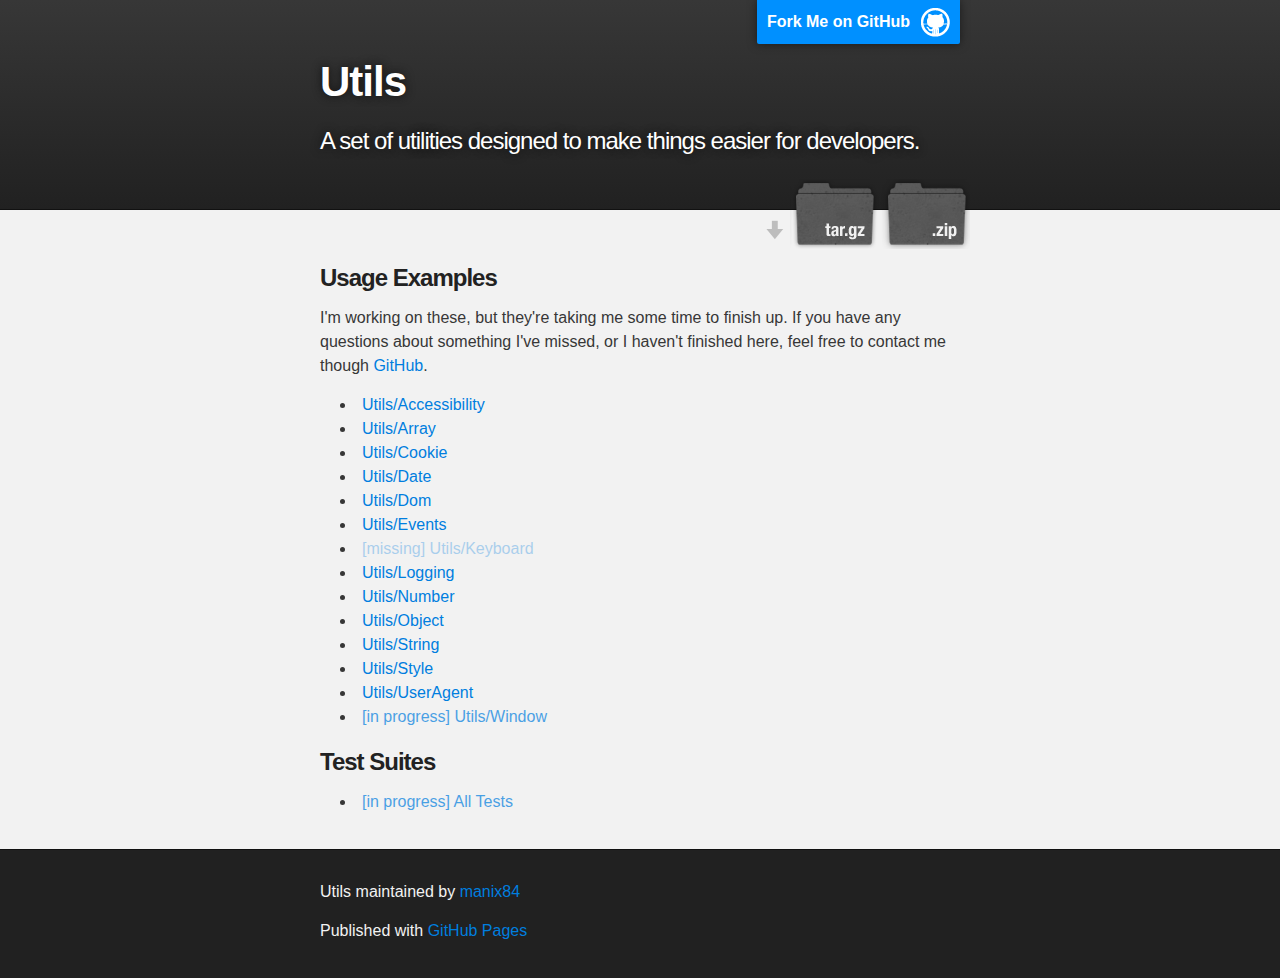
<file: index.html>
<!DOCTYPE html>
<html>
    <head>
        <meta charset='utf-8' />
        <meta http-equiv="X-UA-Compatible" content="chrome=1" />
        <meta name="description" content="Utils : A set of utilities designed to make things easier for developers." />
        <link rel="stylesheet" type="text/css" media="screen" href="style/stylesheet.css">
        <style>
            .missing {
                opacity: 0.3;
            }
            .missing:before {
                content: "[missing] ";
            }
            .unfinished {
                opacity: 0.7;
            }
            .unfinished:before {
                content: "[in progress] ";
            }
            .missing:hover,
            .missing:focus,
            .unfinished:hover,
            .unfinished:focus {
                opacity: 1;
            }
        </style>
        <title>Utils</title>
    </head>
    <body>
        <!-- HEADER -->
        <div id="header_wrap" class="outer">
            <header class="inner">
                <a id="forkme_banner" href="https://github.com/manix84/utils">Fork Me on GitHub</a>

                <h1 id="project_title">Utils</h1>
                <h2 id="project_tagline">A set of utilities designed to make things easier for developers.</h2>

                <section id="downloads">
                    <a class="zip_download_link" href="https://github.com/manix84/utils/zipball/master">Download this project as a .zip file</a>
                    <a class="tar_download_link" href="https://github.com/manix84/utils/tarball/master">Download this project as a tar.gz file</a>
                </section>
            </header>
        </div>

        <!-- MAIN CONTENT -->
        <div id="main_content_wrap" class="outer">
            <section id="main_content" class="inner">
                <h3>Usage Examples</h3>
                <p>I'm working on these, but they're taking me some time to finish up. If you have any questions about something I've missed, or I haven't finished here, feel free to contact me though <a href='https://github.com/manix84/utils'>GitHub</a>.</p>
                <ul>
                    <li><a href='accessibility.html'>Utils/Accessibility</a></li>
                    <li><a href='array.html'>Utils/Array</a></li>
                    <li><a href='cookie.html'>Utils/Cookie</a></li>
                    <li><a href='date.html'>Utils/Date</a></li>
                    <li><a href='dom.html'>Utils/Dom</a></li>
                    <li><a href='events.html'>Utils/Events</a></li>
                    <li><a href='keyboard.html' class='missing'>Utils/Keyboard</a></li>
                    <li><a href='logging.html'>Utils/Logging</a></li>
                    <li><a href='number.html'>Utils/Number</a></li>
                    <li><a href='object.html'>Utils/Object</a></li>
                    <li><a href='string.html'>Utils/String</a></li>
                    <li><a href='style.html'>Utils/Style</a></li>
                    <li><a href='useragent.html'>Utils/UserAgent</a></li>
                    <li><a href='window.html?variable1=hello&amp;variable2=world' class='unfinished'>Utils/Window</a></li>
                </ul>
                <h3>Test Suites</h3>
                <ul>
                    <li><a href='tests.html' class='unfinished'>All Tests</a></li>
                </ul>
            </section>
        </div>

        <!-- FOOTER  -->
        <div id="footer_wrap" class="outer">
            <footer class="inner">
                <p class="copyright">Utils maintained by <a href="https://github.com/manix84">manix84</a></p>
                <p>Published with <a href="http://pages.github.com">GitHub Pages</a></p>
            </footer>
        </div>
        <script type="text/javascript">
            var gaJsHost = (("https:" == document.location.protocol) ? "https://ssl." : "http://www.");
            document.write(unescape("%3Cscript src='" + gaJsHost + "google-analytics.com/ga.js' type='text/javascript'%3E%3C/script%3E"));
        </script>
        <script type="text/javascript">
            try {
                var pageTracker = _gat._getTracker("UA-30459282-1");
                pageTracker._trackPageview();
            } catch(err) {}
        </script>
    </body>
</html>
</file>
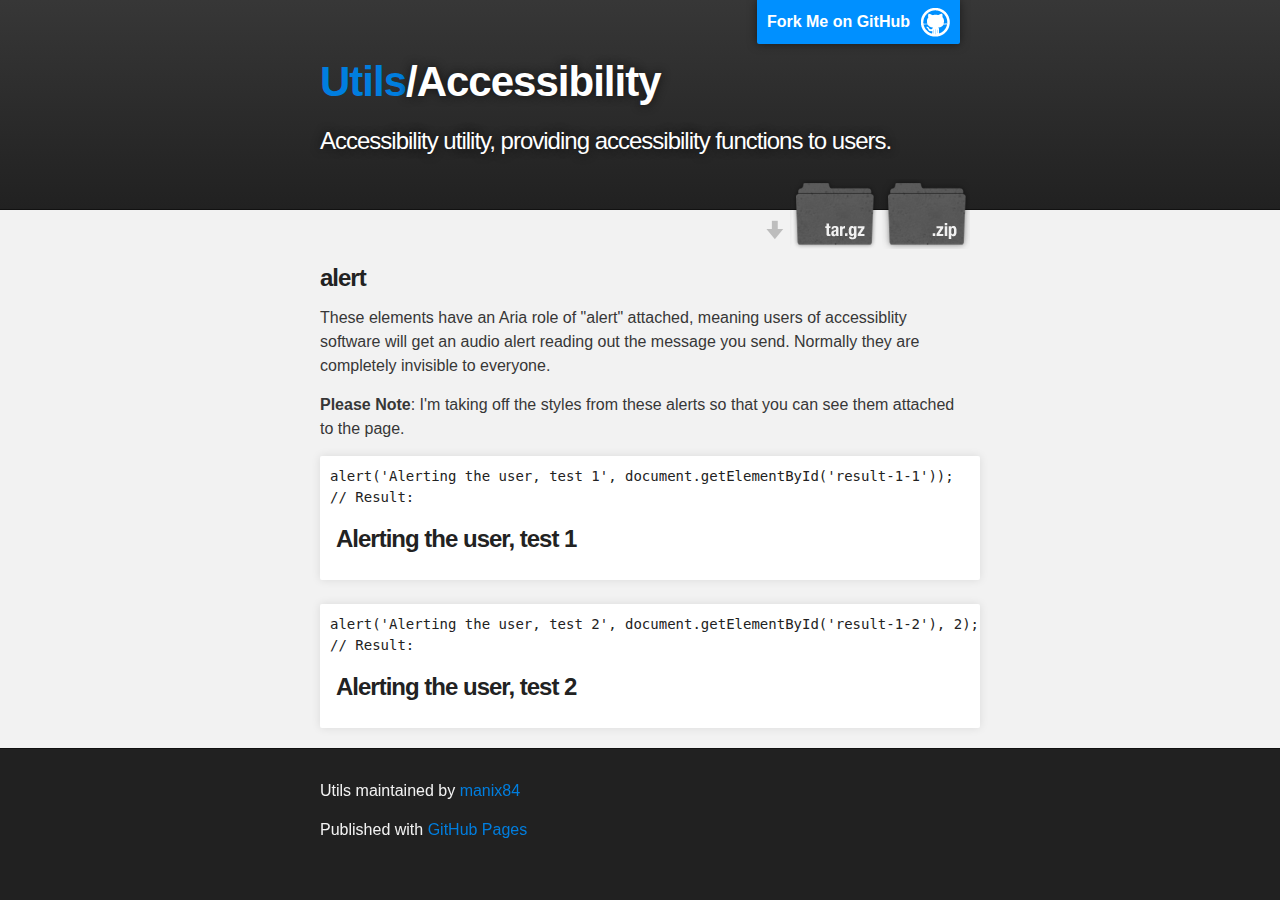
<file: accessibility.html>
<!DOCTYPE html>
<html>
    <head>
        <meta charset='utf-8' />
        <meta http-equiv="X-UA-Compatible" content="chrome=1" />
        <meta name="description" content="Utils : A set of utilities designed to make things easier for developers." />
        <link rel="stylesheet" type="text/css" media="screen" href="style/stylesheet.css" />
        <script src="script/require.js"></script>
        <script>
            require({
                baseUrl: 'src/',
                paths: {
                    "jquery": "https://ajax.googleapis.com/ajax/libs/jquery/1.7.1/jquery.min"
                }
            });
        </script>
        <title>Utils/Accessibility</title>
    </head>
    <body>
        <!-- HEADER -->
        <div id="header_wrap" class="outer">
            <header class="inner">
                <a id="forkme_banner" href="https://github.com/manix84/utils">Fork Me on GitHub</a>

                <h1 id="project_title"><a href='index.html'>Utils</a>/Accessibility</h1>
                <h2 id="project_tagline">Accessibility utility, providing accessibility functions to users.</h2>

                <section id="downloads">
                    <a class="zip_download_link" href="https://github.com/manix84/utils/zipball/master">Download this project as a .zip file</a>
                    <a class="tar_download_link" href="https://github.com/manix84/utils/tarball/master">Download this project as a tar.gz file</a>
                </section>
            </header>
        </div>

        <!-- MAIN CONTENT -->
        <div id="main_content_wrap" class="outer">
            <section id="main_content" class="inner">
                <div id='alert'>
                    <h3>alert</h3>
                    <p>These elements have an Aria role of &quot;alert&quot; attached, meaning users of accessiblity software will get an audio alert reading out the message you send.  Normally they are completely invisible to everyone.</p>
                    <p><strong>Please Note</strong>: I'm taking off the styles from these alerts so that you can see them attached to the page.</p>
                    <pre>alert('Alerting the user, test 1', document.getElementById('result-1-1'));<br />// Result: <code id='result-1-1'></code></pre><br />
                    <pre>alert('Alerting the user, test 2', document.getElementById('result-1-2'), 2);<br />// Result: <code id='result-1-2'></code></pre>
                    <script>
                        require([
                            'accessibility/alert'
                        ], function (accessibilityAlert) {
                            accessibilityAlert('Alerting the user, test 1', document.getElementById('result-1-1'));
                            accessibilityAlert('Alerting the user, test 2', document.getElementById('result-1-2'), 2);
                        });
                    </script>
                    <style>
                        #alert pre h3 {
                            position: static !important;
                            left: auto !important;
                            width: auto !important;
                            overflow: auto !important
                        }
                    </style>
                </div>
            </section>
        </div>

        <!-- FOOTER  -->
        <div id="footer_wrap" class="outer">
            <footer class="inner">
                <p class="copyright">Utils maintained by <a href="https://github.com/manix84">manix84</a></p>
                <p>Published with <a href="http://pages.github.com">GitHub Pages</a></p>
            </footer>
        </div>
        <script type="text/javascript">
            var gaJsHost = (("https:" == document.location.protocol) ? "https://ssl." : "http://www.");
            document.write(unescape("%3Cscript src='" + gaJsHost + "google-analytics.com/ga.js' type='text/javascript'%3E%3C/script%3E"));
        </script>
        <script type="text/javascript">
            try {
                var pageTracker = _gat._getTracker("UA-30459282-1");
                pageTracker._trackPageview();
            } catch(err) {}
        </script>
    </body>
</html>
</file>
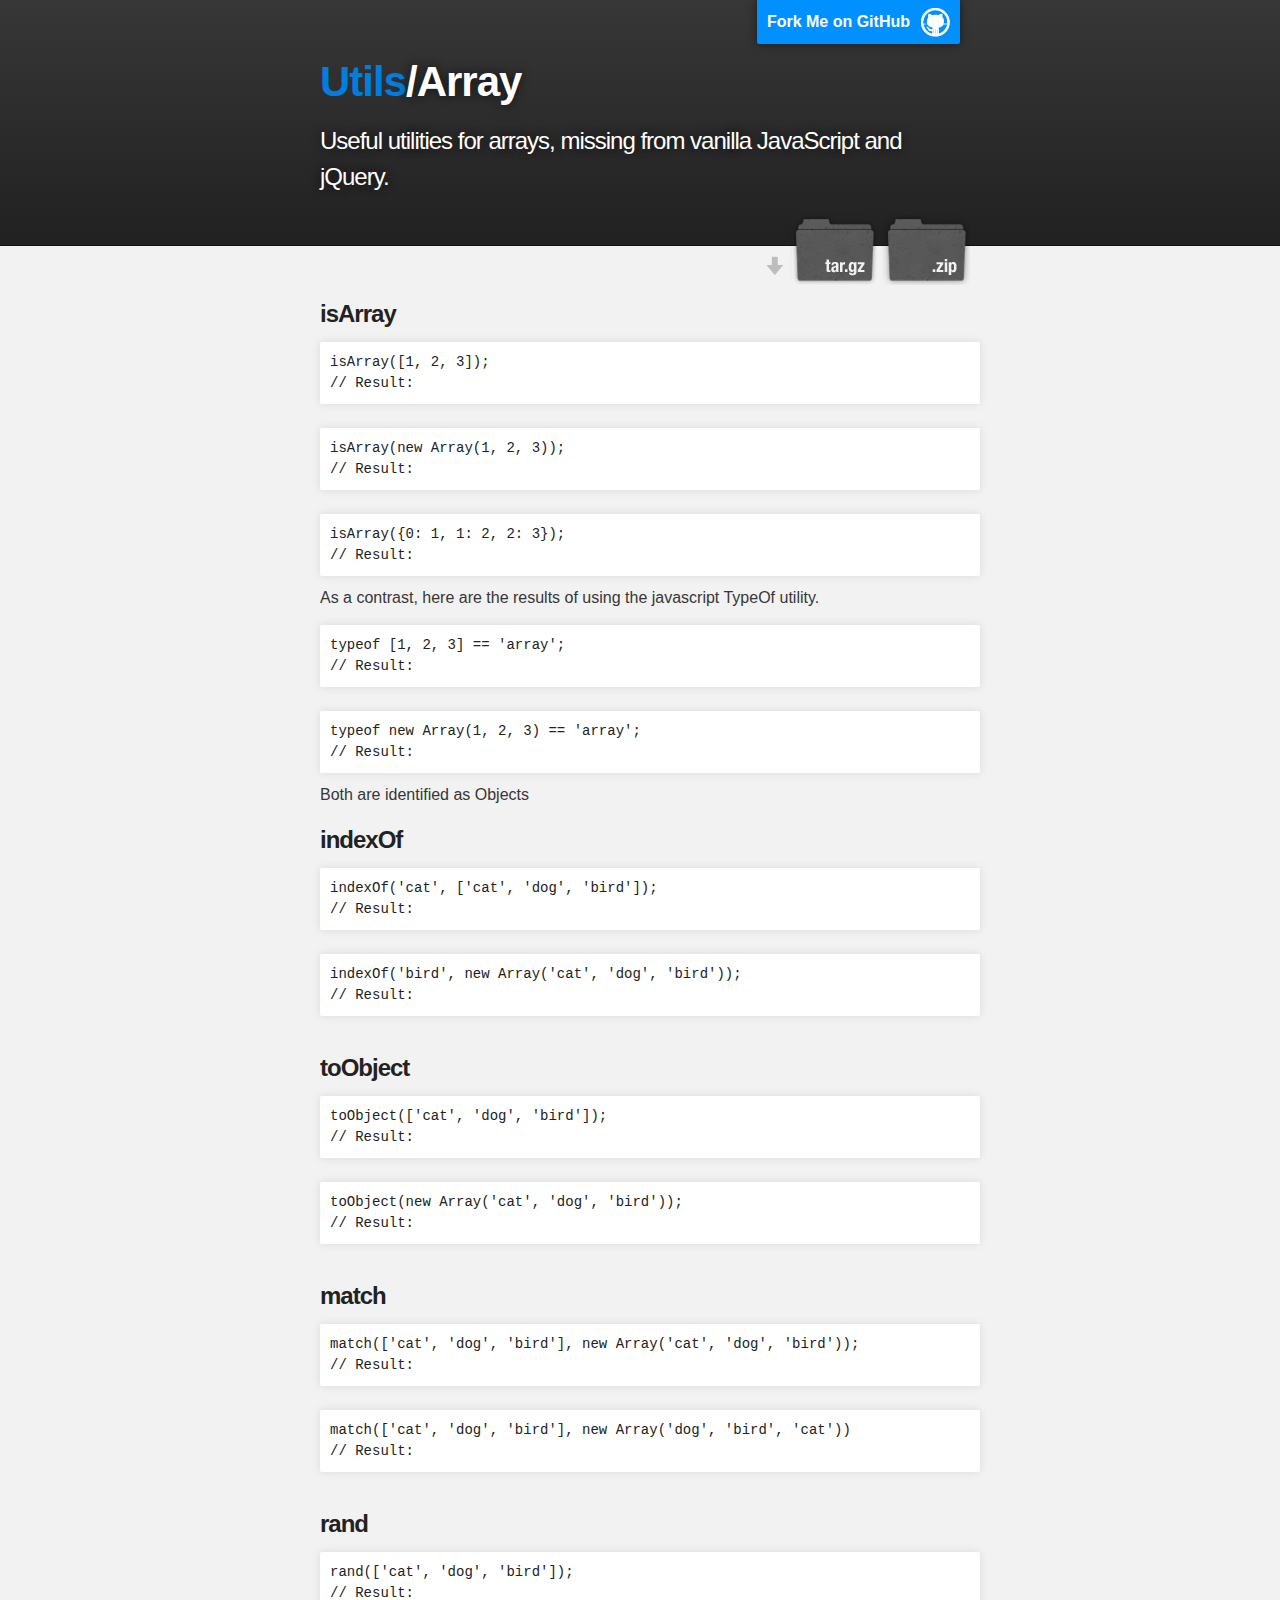
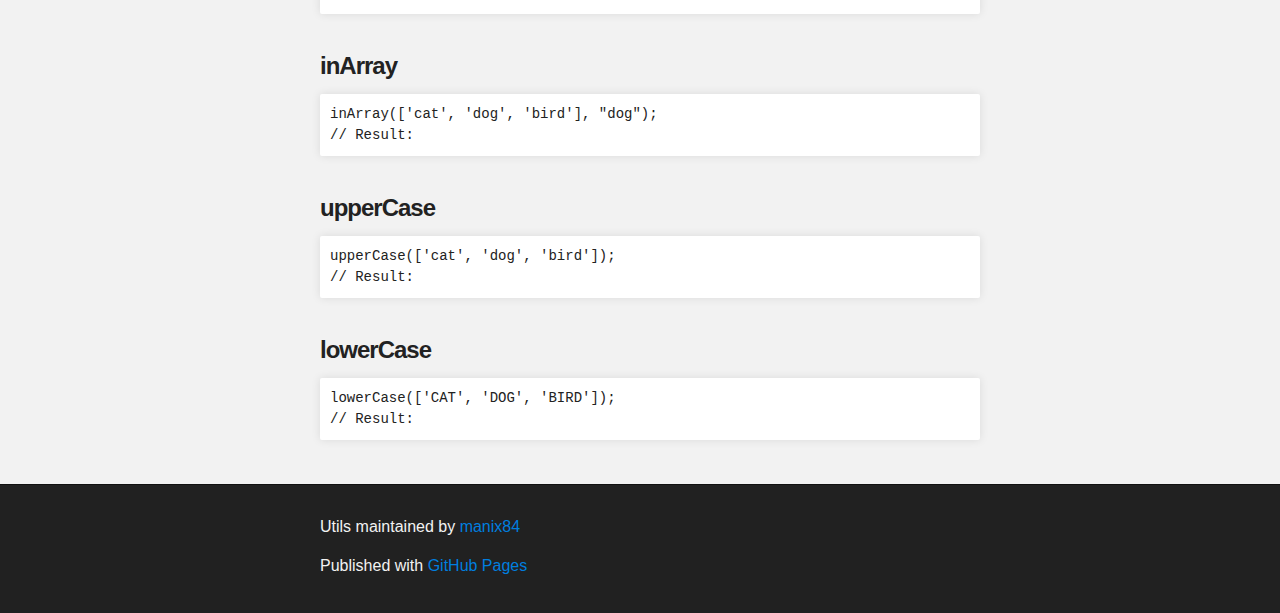
<file: array.html>
<!DOCTYPE html>
<html>
    <head>
        <meta charset='utf-8' />
        <meta http-equiv="X-UA-Compatible" content="chrome=1" />
        <meta name="description" content="Utils : A set of utilities designed to make things easier for developers." />
        <link rel="stylesheet" type="text/css" media="screen" href="style/stylesheet.css" />
        <script src="script/require.js"></script>
        <script>
            require({
                baseUrl: 'src/',
                paths: {
                    "jquery": "https://ajax.googleapis.com/ajax/libs/jquery/1.7.1/jquery.min"
                }
            });
        </script>
        <title>Utils/Array</title>
    </head>
    <body>
        <!-- HEADER -->
        <div id="header_wrap" class="outer">
            <header class="inner">
                <a id="forkme_banner" href="https://github.com/manix84/utils">Fork Me on GitHub</a>

                <h1 id="project_title"><a href='index.html'>Utils</a>/Array</h1>
                <h2 id="project_tagline">Useful utilities for arrays, missing from vanilla JavaScript and jQuery.</h2>

                <section id="downloads">
                    <a class="zip_download_link" href="https://github.com/manix84/utils/zipball/master">Download this project as a .zip file</a>
                    <a class="tar_download_link" href="https://github.com/manix84/utils/tarball/master">Download this project as a tar.gz file</a>
                </section>
            </header>
        </div>

        <!-- MAIN CONTENT -->
        <div id="main_content_wrap" class="outer">
            <section id="main_content" class="inner">
                <div id='isArray'>
                    <h3>isArray</h3>
                    <pre>isArray([1, 2, 3]);<br />// Result: <span id='result-1-1'></span></pre><br />
                    <pre>isArray(new Array(1, 2, 3));<br />// Result: <span id='result-1-2'></span></pre><br />
                    <pre>isArray({0: 1, 1: 2, 2: 3});<br />// Result: <span id='result-1-3'></span></pre>

                    <p>As a contrast, here are the results of using the javascript TypeOf utility.</p>
                    <pre>typeof [1, 2, 3] == 'array';<br />// Result: <span id='result-1-4'></span></pre><br />
                    <pre>typeof new Array(1, 2, 3) == 'array';<br />// Result: <span id='result-1-5'></span></pre>
                    <p>Both are identified as Objects</p>
                    <script>
                        require([
                            'array/isArray'
                        ], function (isArray) {
                            document.getElementById('result-1-1').innerText = (isArray([1, 2, 3]));
                            document.getElementById('result-1-2').innerText = (isArray(new Array(1, 2, 3)));
                            document.getElementById('result-1-3').innerText = (isArray({0: 1, 1: 2, 2: 3}));
                            document.getElementById('result-1-4').innerText = (typeof [1, 2, 3] == 'array');
                            document.getElementById('result-1-5').innerText = (typeof new Array(1, 2, 3) == 'array');
                        });
                    </script>
                </div>
                <div id='indexOf'>
                    <h3>indexOf</h3>
                    <pre>indexOf('cat', ['cat', 'dog', 'bird']);<br />// Result: <span id='result-2-1'></span></pre><br />
                    <pre>indexOf('bird', new Array('cat', 'dog', 'bird'));<br />// Result: <span id='result-2-2'></span></pre><br />
                    <script>
                        require([
                            'array/indexOf'
                        ], function (arrayIndexOf) {
                            document.getElementById('result-2-1').innerText = (arrayIndexOf('cat', ['cat', 'dog', 'bird']));
                            document.getElementById('result-2-2').innerText = (arrayIndexOf('bird', new Array('cat', 'dog', 'bird')));
                        });
                    </script>
                </div>
                <div id='toObject'>
                    <h3>toObject</h3>
                    <pre>toObject(['cat', 'dog', 'bird']);<br />// Result: <span id='result-3-1'></span></pre><br />
                    <pre>toObject(new Array('cat', 'dog', 'bird'));<br />// Result: <span id='result-3-2'></span></pre><br />
                    <script>
                        require([
                            'array/toObject',
                            'object/toString'
                        ], function (arrayToObject, objectToString) {
                            document.getElementById('result-3-1').innerText = (objectToString(arrayToObject(['cat', 'dog', 'bird'])));
                            document.getElementById('result-3-2').innerText = (objectToString(arrayToObject(new Array('cat', 'dog', 'bird'))));
                        });
                    </script>
                </div>
                <div id='match'>
                    <h3>match</h3>
                    <pre>match(['cat', 'dog', 'bird'], new Array('cat', 'dog', 'bird'));<br />// Result: <span id='result-4-1'></span></pre><br />
                    <pre>match(['cat', 'dog', 'bird'], new Array('dog', 'bird', 'cat'))<br />// Result: <span id='result-4-2'></span></pre><br />
                    <script>
                        require([
                            'array/match'
                        ], function (arrayMatch) {
                            document.getElementById('result-4-1').innerText = (arrayMatch(['cat', 'dog', 'bird'], new Array('cat', 'dog', 'bird')));
                            document.getElementById('result-4-2').innerText = (arrayMatch(['cat', 'dog', 'bird'], new Array('dog', 'bird', 'cat')));
                        });
                    </script>
                </div>
                <div id='rand'>
                    <h3>rand</h3>
                    <pre>rand(['cat', 'dog', 'bird']);<br />// Result: <span id='result-5-1'></span></pre><br />
                    <script>
                        require([
                            'array/rand'
                        ], function (arrayRand) {
                            document.getElementById('result-5-1').innerText = (arrayRand(['cat', 'dog', 'bird']));
                        });
                    </script>
                </div>
                <div id='inArray'>
                    <h3>inArray</h3>
                    <pre>inArray(['cat', 'dog', 'bird'], "dog");<br />// Result: <span id='result-6-1'></span></pre><br />
                    <script>
                        require([
                            'array/inArray'
                        ], function (arrayInArray) {
                            document.getElementById('result-6-1').innerText = (arrayInArray(['cat', 'dog', 'bird'], "dog"));
                        });
                    </script>
                </div>
                <div id='upperCase'>
                    <h3>upperCase</h3>
                    <pre>upperCase(['cat', 'dog', 'bird']);<br />// Result: <span id='result-7-1'></span></pre><br />
                    <script>
                        require([
                            'array/upperCase',
                            'object/toString'
                        ], function (arrayUpperCase, objectToString) {
                            document.getElementById('result-7-1').innerText = (objectToString(arrayUpperCase(['cat', 'dog', 'bird'])));
                        });
                    </script>
                </div>
                <div id='lowerCase'>
                    <h3>lowerCase</h3>
                    <pre>lowerCase(['CAT', 'DOG', 'BIRD']);<br />// Result: <span id='result-8-1'></span></pre><br />
                    <script>
                        require([
                            'array/lowerCase',
                            'object/toString'
                        ], function (arrayLowerCase, objectToString) {
                            document.getElementById('result-8-1').innerText = (objectToString(arrayLowerCase(['CAT', 'DOG', 'BIRD'])));
                        });
                    </script>
                </div>
            </section>
        </div>

        <!-- FOOTER  -->
        <div id="footer_wrap" class="outer">
            <footer class="inner">
                <p class="copyright">Utils maintained by <a href="https://github.com/manix84">manix84</a></p>
                <p>Published with <a href="http://pages.github.com">GitHub Pages</a></p>
            </footer>
        </div>
        <script type="text/javascript">
            var gaJsHost = (("https:" == document.location.protocol) ? "https://ssl." : "http://www.");
            document.write(unescape("%3Cscript src='" + gaJsHost + "google-analytics.com/ga.js' type='text/javascript'%3E%3C/script%3E"));
        </script>
        <script type="text/javascript">
            try {
                var pageTracker = _gat._getTracker("UA-30459282-1");
                pageTracker._trackPageview();
            } catch(err) {}
        </script>
    </body>
</html>
</file>
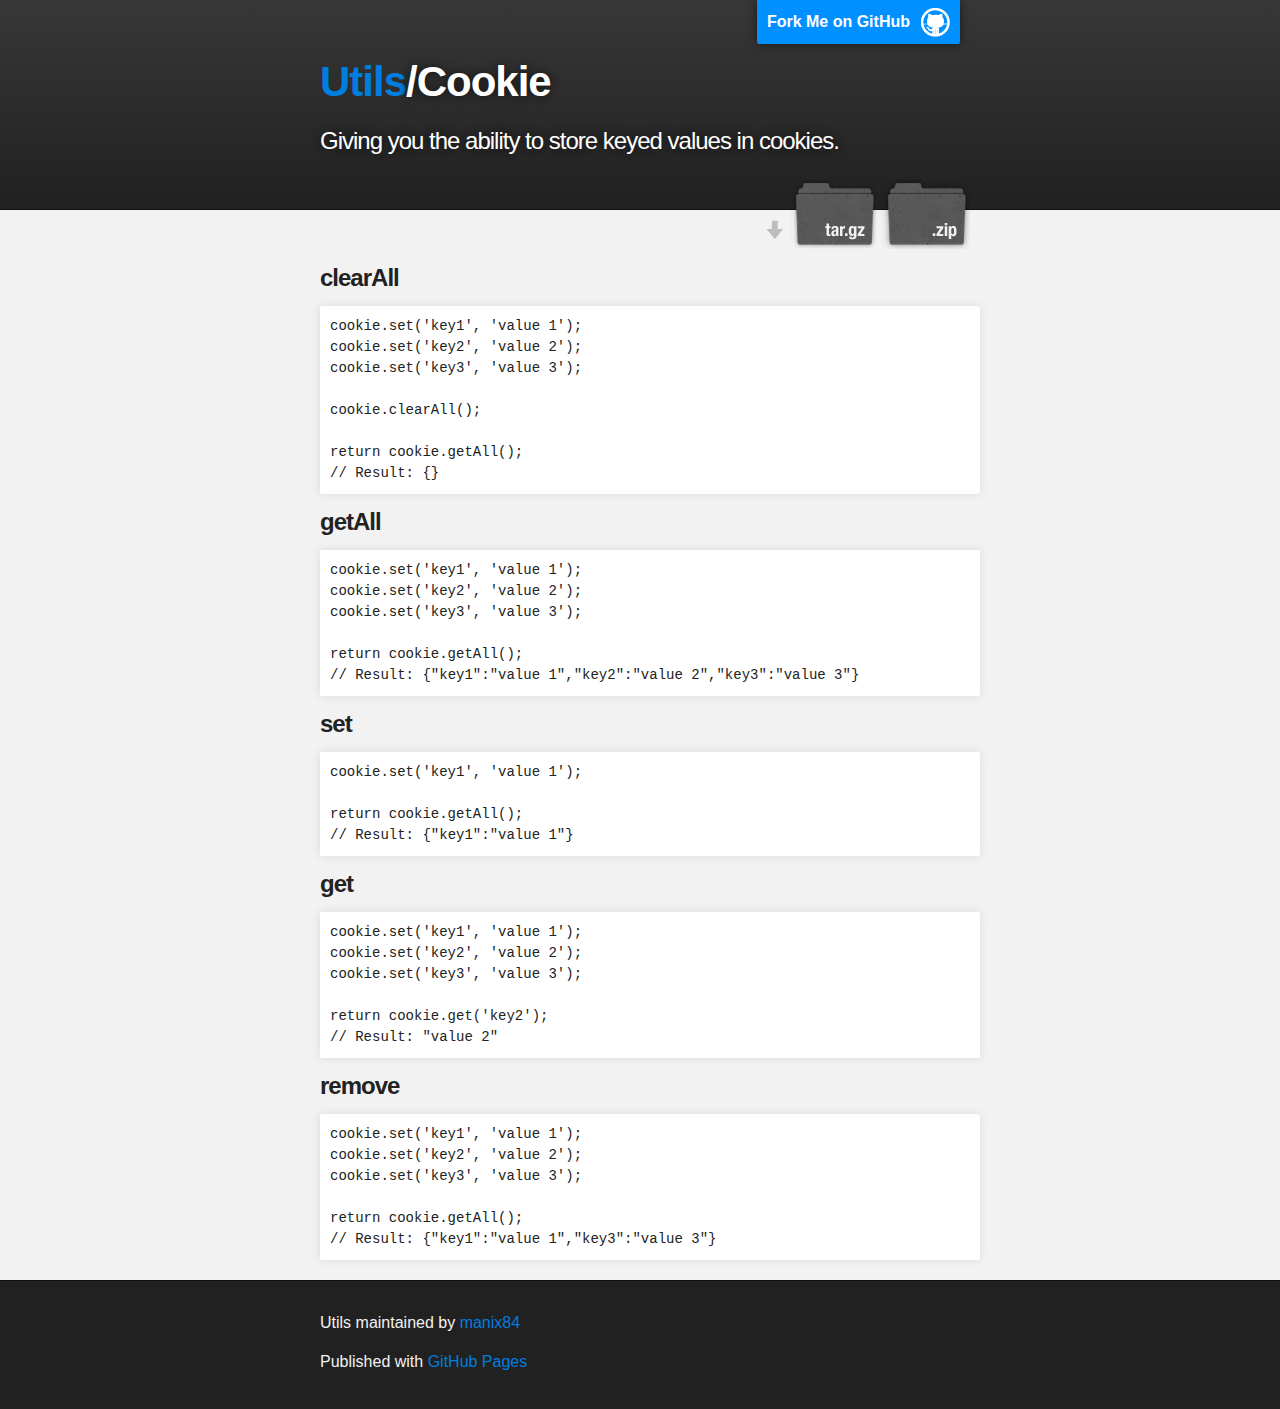
<file: cookie.html>
<!DOCTYPE html>
<html>
    <head>
        <meta charset='utf-8' />
        <meta http-equiv="X-UA-Compatible" content="chrome=1" />
        <meta name="description" content="Utils : A set of utilities designed to make things easier for developers." />
        <link rel="stylesheet" type="text/css" media="screen" href="style/stylesheet.css">
        <script src="script/require.js"></script>
        <script>
            require({
                baseUrl: 'src/',
                paths: {
                    "jquery": "https://ajax.googleapis.com/ajax/libs/jquery/1.7.1/jquery.min"
                }
            });
        </script>
        <title>Utils/Cookie</title>
    </head>
    <body>
        <!-- HEADER -->
        <div id="header_wrap" class="outer">
            <header class="inner">
                <a id="forkme_banner" href="https://github.com/manix84/utils">Fork Me on GitHub</a>

                <h1 id="project_title"><a href='index.html'>Utils</a>/Cookie</h1>
                <h2 id="project_tagline">Giving you the ability to store keyed values in cookies.</h2>

                <section id="downloads">
                    <a class="zip_download_link" href="https://github.com/manix84/utils/zipball/master">Download this project as a .zip file</a>
                    <a class="tar_download_link" href="https://github.com/manix84/utils/tarball/master">Download this project as a tar.gz file</a>
                </section>
            </header>
        </div>

        <!-- MAIN CONTENT -->
        <div id="main_content_wrap" class="outer">
            <section id="main_content" class="inner">
                <div id='clearAll'>
                    <h3>clearAll</h3>
                    <pre>cookie.set('key1', 'value 1');
cookie.set('key2', 'value 2');
cookie.set('key3', 'value 3');

cookie.clearAll();

return cookie.getAll();<br />// Result: <span id='result-1-1'></span></pre>

                    <script>
                        require([
                            'cookie'
                        ], function (cookie) {
                            cookie.clearAll();

                            cookie.set('key1', 'value 1');
                            cookie.set('key2', 'value 2');
                            cookie.set('key3', 'value 3');

                            cookie.clearAll();

                            document.getElementById('result-1-1').innerText = JSON.stringify(cookie.getAll());
                        });
                    </script>
                </div>
                <div id='getAll'>
                    <h3>getAll</h3>
                    <pre>cookie.set('key1', 'value 1');
cookie.set('key2', 'value 2');
cookie.set('key3', 'value 3');

return cookie.getAll();<br />// Result: <span id='result-2-1'></span></pre>

                    <script>
                        require([
                            'cookie'
                        ], function (cookie) {
                            cookie.clearAll();

                            cookie.set('key1', 'value 1');
                            cookie.set('key2', 'value 2');
                            cookie.set('key3', 'value 3');

                            document.getElementById('result-2-1').innerText = JSON.stringify(cookie.getAll());
                        });
                    </script>
                </div>
                <div id='set'>
                    <h3>set</h3>
                    <pre>cookie.set('key1', 'value 1');

return cookie.getAll();<br />// Result: <span id='result-3-1'></span></pre>

                    <script>
                        require([
                            'cookie'
                        ], function (cookie) {
                            cookie.clearAll();

                            cookie.set('key1', 'value 1');

                            document.getElementById('result-3-1').innerText = JSON.stringify(cookie.getAll());
                        });
                    </script>
                </div>
                <div id='get'>
                    <h3>get</h3>
                    <pre>cookie.set('key1', 'value 1');
cookie.set('key2', 'value 2');
cookie.set('key3', 'value 3');

return cookie.get('key2');<br />// Result: <span id='result-4-1'></span></pre>

                    <script>
                        require([
                            'cookie'
                        ], function (cookie) {
                            cookie.clearAll();

                            cookie.set('key1', 'value 1');
                            cookie.set('key2', 'value 2');
                            cookie.set('key3', 'value 3');

                            document.getElementById('result-4-1').innerText = JSON.stringify(cookie.get('key2'));
                        });
                    </script>
                </div>
                <div id='remove'>
                    <h3>remove</h3>
                    <pre>cookie.set('key1', 'value 1');
cookie.set('key2', 'value 2');
cookie.set('key3', 'value 3');

return cookie.getAll();<br />// Result: <span id='result-5-1'></span></pre>

                    <script>
                        require([
                            'cookie'
                        ], function (cookie) {
                            cookie.clearAll();

                            cookie.set('key1', 'value 1');
                            cookie.set('key2', 'value 2');
                            cookie.set('key3', 'value 3');

                            cookie.remove('key2');

                            document.getElementById('result-5-1').innerText = JSON.stringify(cookie.getAll());
                        });
                    </script>
                </div>
            </section>
        </div>

        <!-- FOOTER  -->
        <div id="footer_wrap" class="outer">
            <footer class="inner">
                <p class="copyright">Utils maintained by <a href="https://github.com/manix84">manix84</a></p>
                <p>Published with <a href="http://pages.github.com">GitHub Pages</a></p>
            </footer>
        </div>
        <script type="text/javascript">
            var gaJsHost = (("https:" == document.location.protocol) ? "https://ssl." : "http://www.");
            document.write(unescape("%3Cscript src='" + gaJsHost + "google-analytics.com/ga.js' type='text/javascript'%3E%3C/script%3E"));
        </script>
        <script type="text/javascript">
            try {
                var pageTracker = _gat._getTracker("UA-30459282-1");
                pageTracker._trackPageview();
            } catch(err) {}
        </script>
    </body>
</html>
</file>
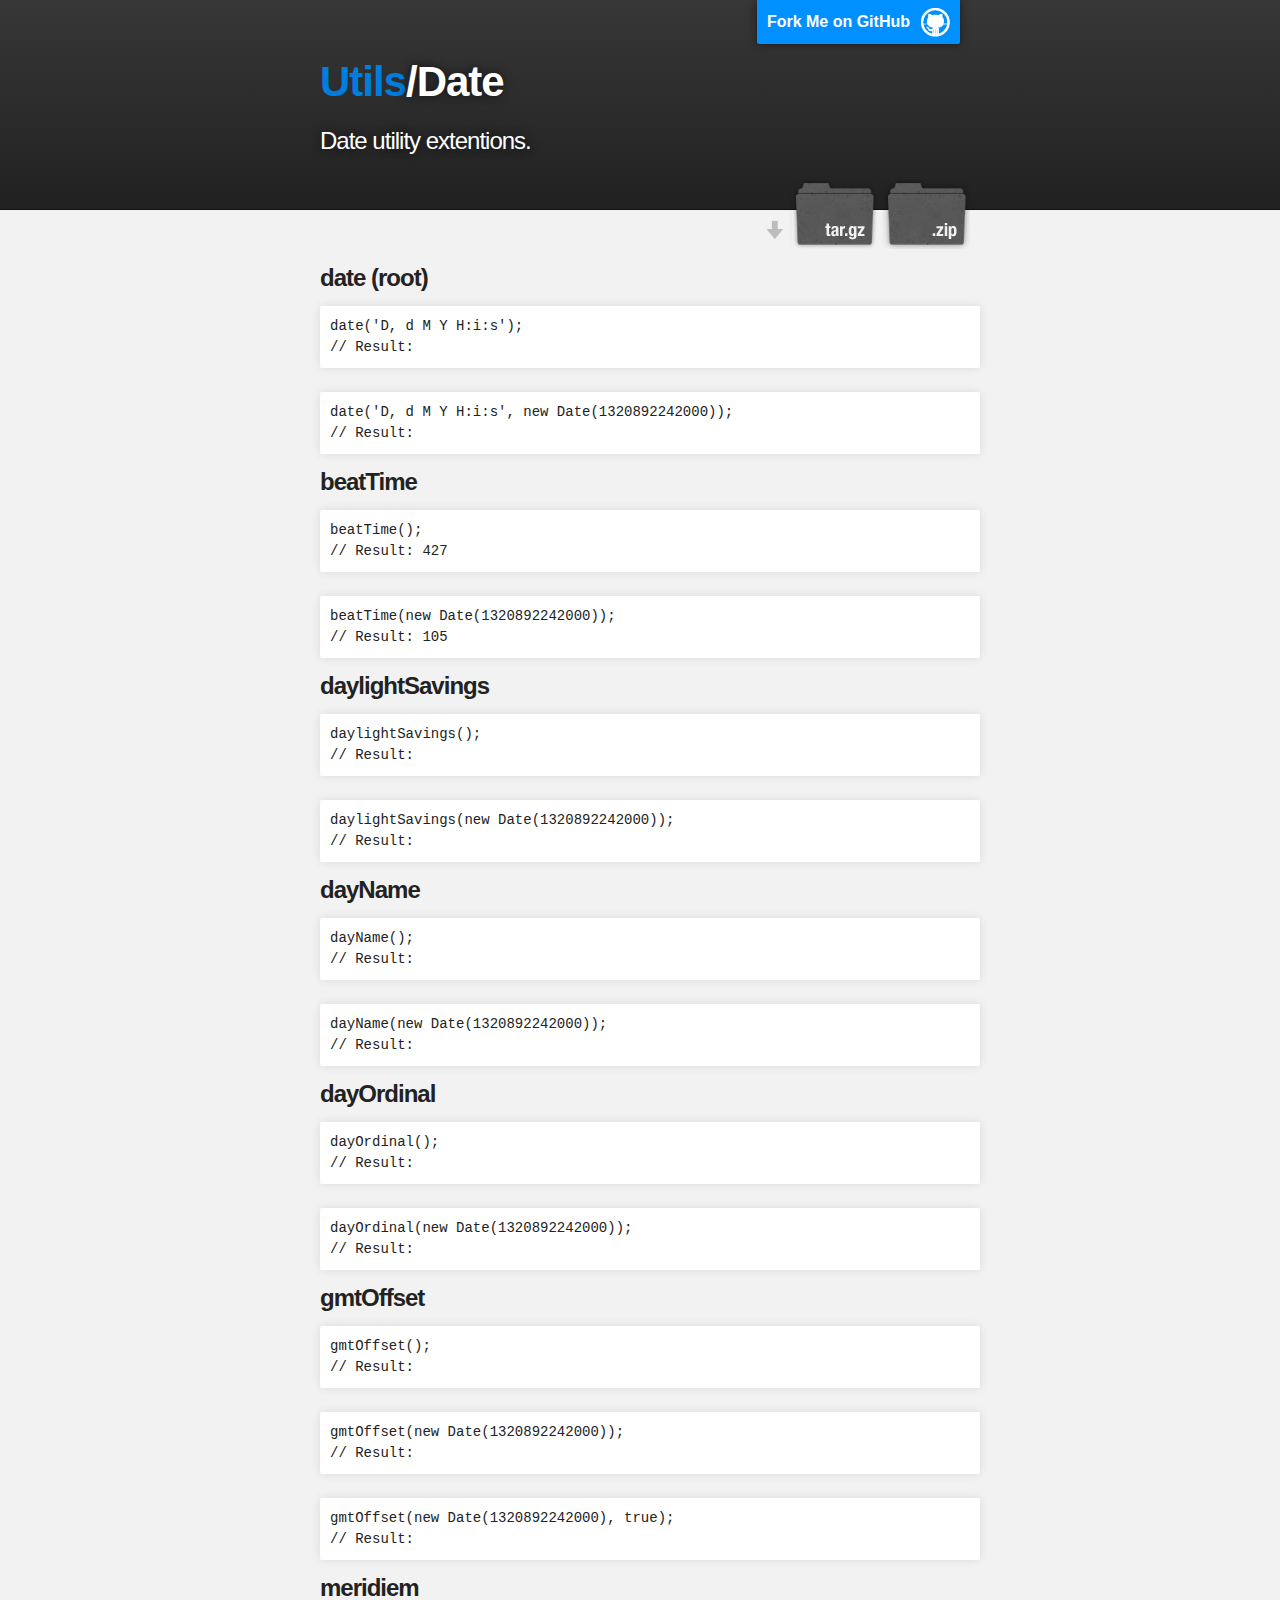
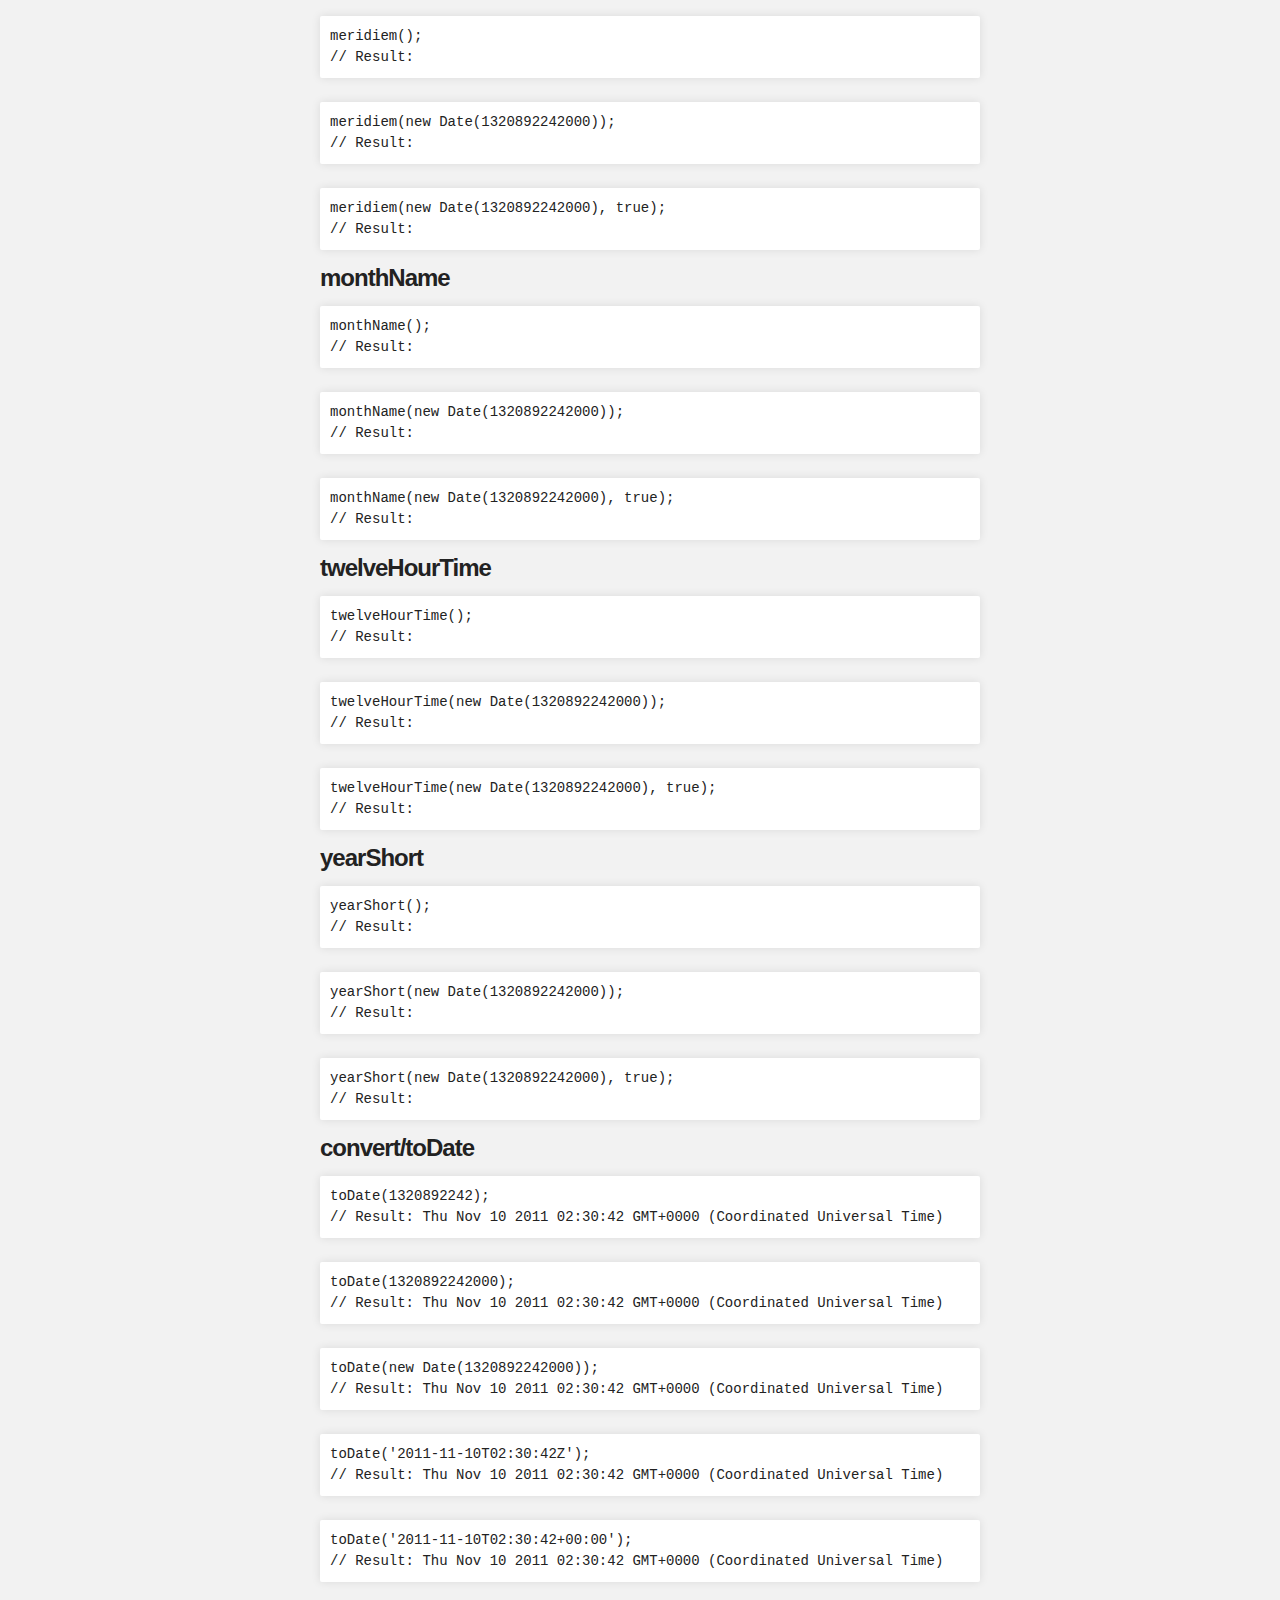
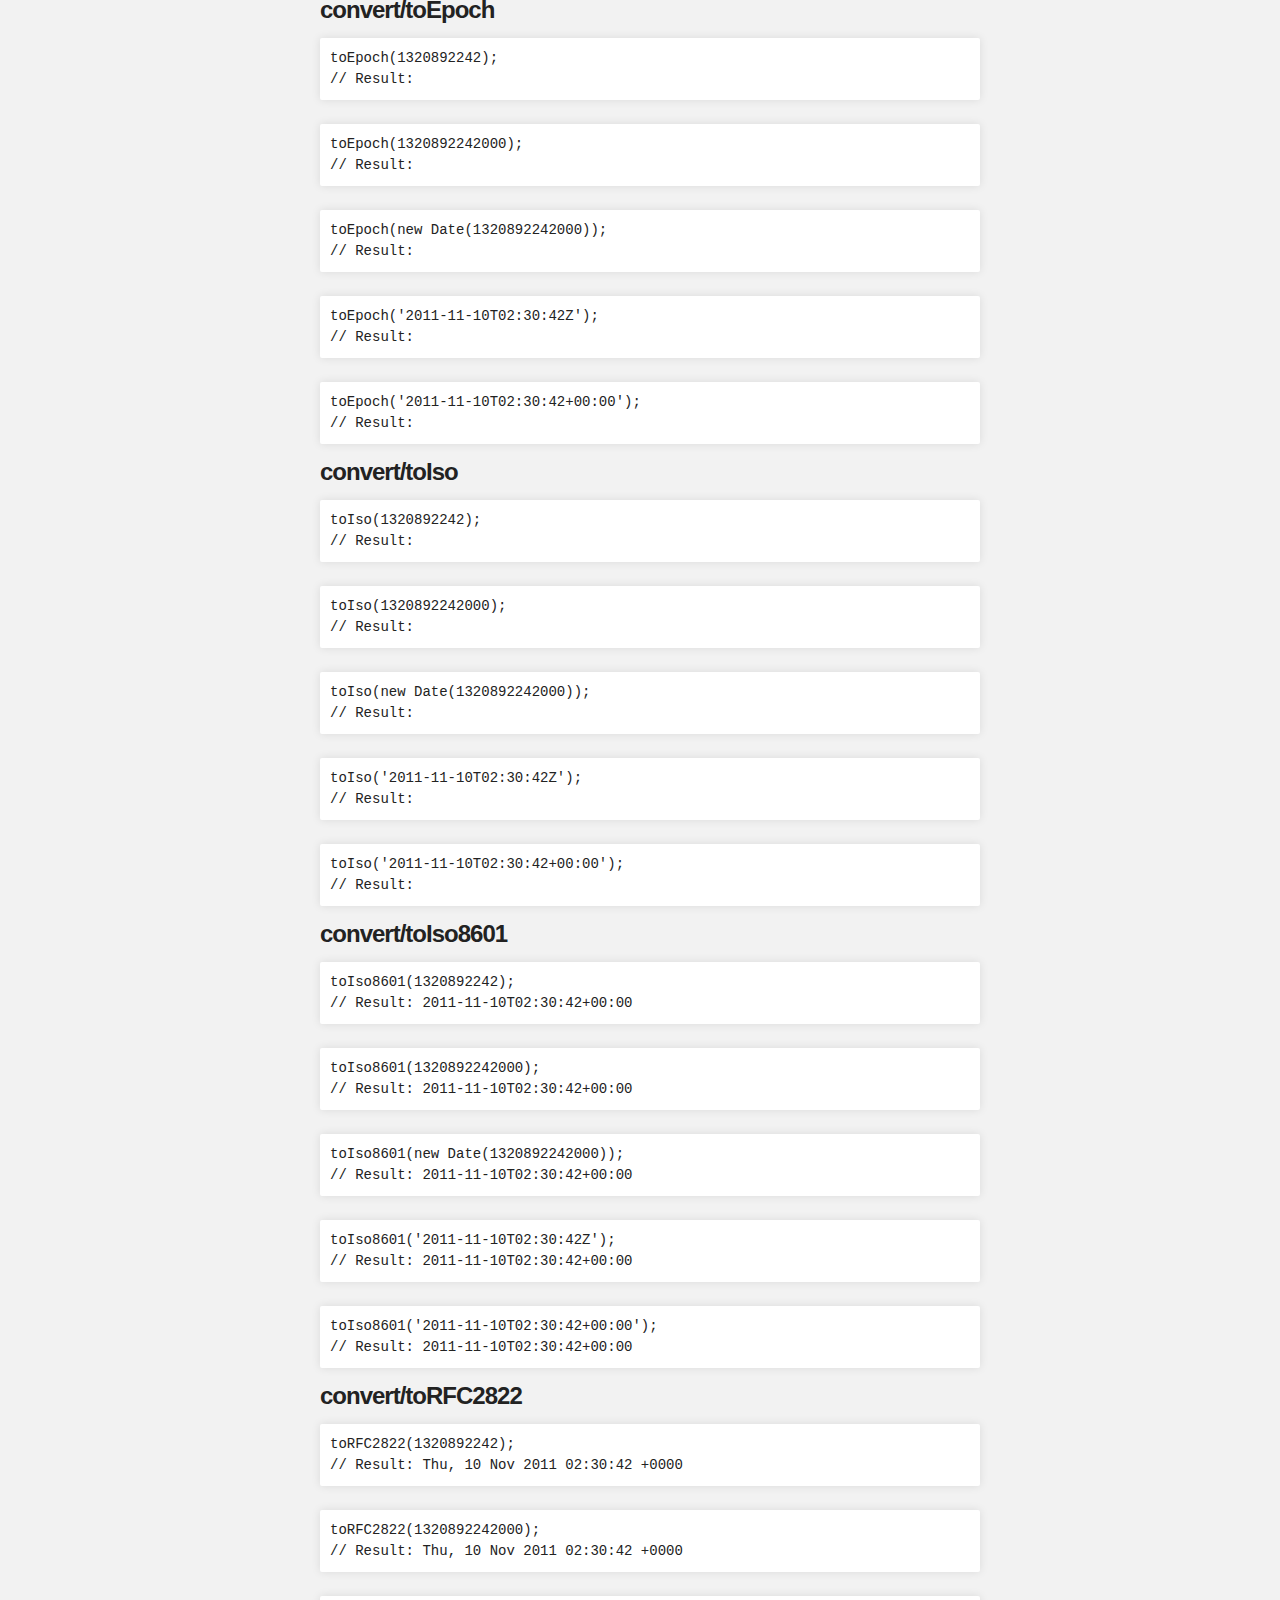
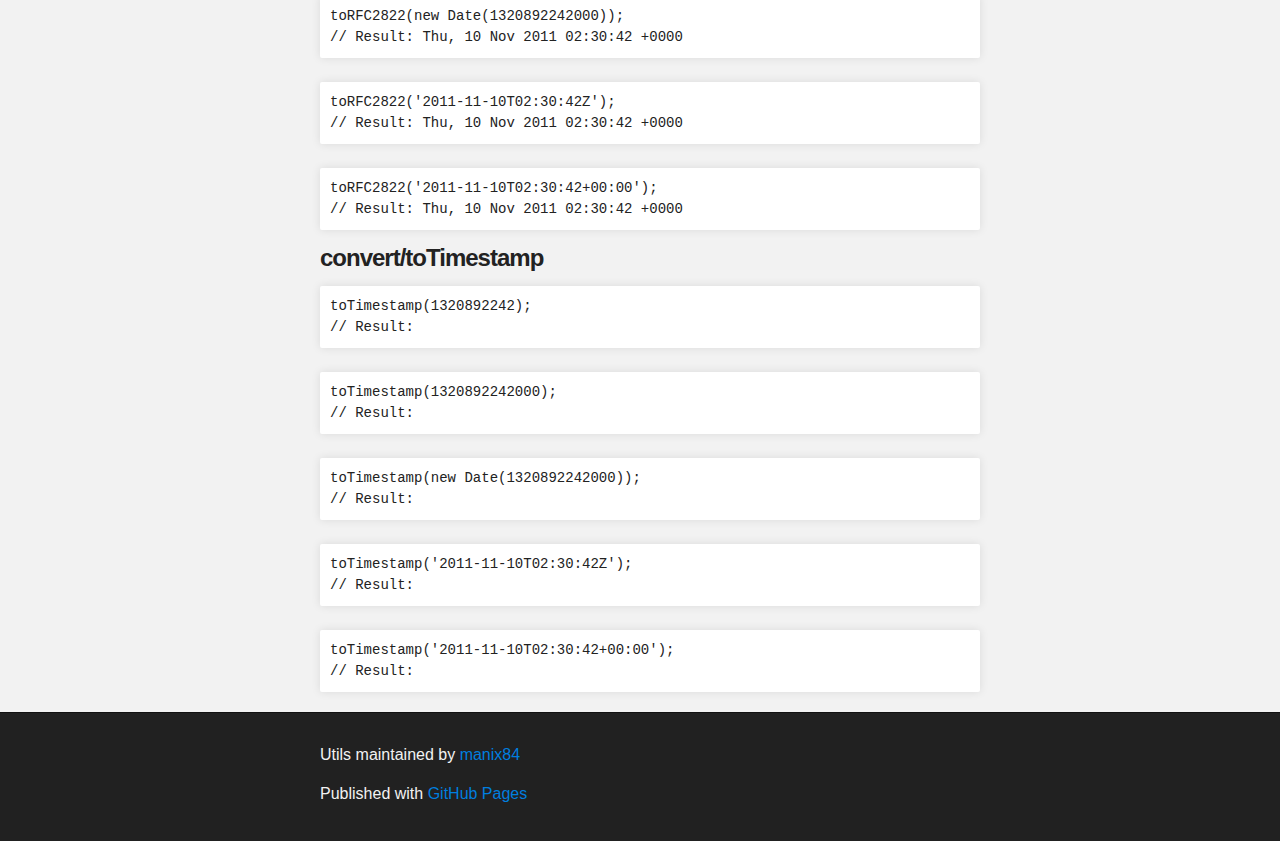
<file: date.html>
<!DOCTYPE html>
<html>
    <head>
        <meta charset='utf-8' />
        <meta http-equiv="X-UA-Compatible" content="chrome=1" />
        <meta name="description" content="Utils : A set of utilities designed to make things easier for developers." />
        <link rel="stylesheet" type="text/css" media="screen" href="style/stylesheet.css" />
        <script src="script/require.js"></script>
        <script>
            require({
                baseUrl: 'src/',
                paths: {
                    "jquery": "https://ajax.googleapis.com/ajax/libs/jquery/1.7.1/jquery.min"
                }
            });
        </script>
        <title>Utils/Date</title>
    </head>
    <body>
        <!-- HEADER -->
        <div id="header_wrap" class="outer">
            <header class="inner">
                <a id="forkme_banner" href="https://github.com/manix84/utils">Fork Me on GitHub</a>

                <h1 id="project_title"><a href='index.html'>Utils</a>/Date</h1>
                <h2 id="project_tagline">Date utility extentions.</h2>

                <section id="downloads">
                    <a class="zip_download_link" href="https://github.com/manix84/utils/zipball/master">Download this project as a .zip file</a>
                    <a class="tar_download_link" href="https://github.com/manix84/utils/tarball/master">Download this project as a tar.gz file</a>
                </section>
            </header>
        </div>

        <!-- MAIN CONTENT -->
        <div id="main_content_wrap" class="outer">
            <section id="main_content" class="inner">
                <div id='date_root'>
                    <h3>date (root)</h3>
                    <pre>date('D, d M Y H:i:s');<br />// Result: <span id='result-1-1'></span></pre><br />
                    <pre>date('D, d M Y H:i:s', new Date(1320892242000));<br />// Result: <span id='result-1-2'></span></pre>
                    <script>
                        require([
                            'date'
                        ], function (dateUtil) {
                            document.getElementById('result-1-1').innerText = (dateUtil('D, d M Y H:i:s'));
                            document.getElementById('result-1-2').innerText = (dateUtil('D, d M Y H:i:s', new Date(1320892242000)));
                        });
                    </script>
                </div>
                <div id='beatTime'>
                    <h3>beatTime</h3>
                    <pre>beatTime();<br />// Result: <span id='result-2-1'></span></pre><br />
                    <pre>beatTime(new Date(1320892242000));<br />// Result: <span id='result-2-2'></span></pre>
                    <script>
                        require([
                            'date/beatTime'
                        ], function (beatTime) {
                            document.getElementById('result-2-1').innerText = (beatTime());
                            document.getElementById('result-2-2').innerText = (beatTime(new Date(1320892242000)));
                        });
                    </script>
                </div>
                <div id='daylightSavings'>
                    <h3>daylightSavings</h3>
                    <pre>daylightSavings();<br />// Result: <span id='result-3-1'></span></pre><br />
                    <pre>daylightSavings(new Date(1320892242000));<br />// Result: <span id='result-3-2'></span></pre>
                    <script>
                        require([
                            'date/daylightSavings'
                        ], function (daylightSavings) {
                            document.getElementById('result-3-1').innerText = (daylightSavings());
                            document.getElementById('result-3-2').innerText = (daylightSavings(new Date(1320892242000)));
                        });
                    </script>
                </div>
                <div id='dayName'>
                    <h3>dayName</h3>
                    <pre>dayName();<br />// Result: <span id='result-4-1'></span></pre><br />
                    <pre>dayName(new Date(1320892242000));<br />// Result: <span id='result-4-2'></span></pre>
                    <script>
                        require([
                            'date/dayName'
                        ], function (dayName) {
                            document.getElementById('result-4-1').innerText = (dayName());
                            document.getElementById('result-4-2').innerText = (dayName(new Date(1320892242000)));
                        });
                    </script>
                </div>
                <div id='dayOrdinal'>
                    <h3>dayOrdinal</h3>
                    <pre>dayOrdinal();<br />// Result: <span id='result-5-1'></span></pre><br />
                    <pre>dayOrdinal(new Date(1320892242000));<br />// Result: <span id='result-5-2'></span></pre>
                    <script>
                        require([
                            'date/dayOrdinal'
                        ], function (dayOrdinal) {
                            document.getElementById('result-5-1').innerText = (dayOrdinal());
                            document.getElementById('result-5-2').innerText = (dayOrdinal(new Date(1320892242000)));
                        });
                    </script>
                </div>
                <div id='gmtOffset'>
                    <h3>gmtOffset</h3>
                    <pre>gmtOffset();<br />// Result: <span id='result-6-1'></span></pre><br />
                    <pre>gmtOffset(new Date(1320892242000));<br />// Result: <span id='result-6-2'></span></pre><br />
                    <pre>gmtOffset(new Date(1320892242000), true);<br />// Result: <span id='result-6-3'></span></pre>
                    <script>
                        require([
                            'date/gmtOffset'
                        ], function (gmtOffset) {
                            document.getElementById('result-6-1').innerText = (gmtOffset());
                            document.getElementById('result-6-2').innerText = (gmtOffset(new Date(1320892242000)));
                            document.getElementById('result-6-3').innerText = (gmtOffset(new Date(1320892242000), true));
                        });
                    </script>
                </div>
                <div id='meridiem'>
                    <h3>meridiem</h3>
                    <pre>meridiem();<br />// Result: <span id='result-7-1'></span></pre><br />
                    <pre>meridiem(new Date(1320892242000));<br />// Result: <span id='result-7-2'></span></pre><br />
                    <pre>meridiem(new Date(1320892242000), true);<br />// Result: <span id='result-7-3'></span></pre>
                    <script>
                        require([
                            'date/meridiem'
                        ], function (meridiem) {
                            document.getElementById('result-7-1').innerText = (meridiem());
                            document.getElementById('result-7-2').innerText = (meridiem(new Date(1320892242000)));
                            document.getElementById('result-7-3').innerText = (meridiem(new Date(1320892242000), true));
                        });
                    </script>
                </div>
                <div id='monthName'>
                    <h3>monthName</h3>
                    <pre>monthName();<br />// Result: <span id='result-8-1'></span></pre><br />
                    <pre>monthName(new Date(1320892242000));<br />// Result: <span id='result-8-2'></span></pre><br />
                    <pre>monthName(new Date(1320892242000), true);<br />// Result: <span id='result-8-3'></span></pre>
                    <script>
                        require([
                            'date/monthName'
                        ], function (monthName) {
                            document.getElementById('result-8-1').innerText = (monthName());
                            document.getElementById('result-8-2').innerText = (monthName(new Date(1320892242000)));
                            document.getElementById('result-8-3').innerText = (monthName(new Date(1320892242000), true));
                        });
                    </script>
                </div>
                <div id='twelveHourTime'>
                    <h3>twelveHourTime</h3>
                    <pre>twelveHourTime();<br />// Result: <span id='result-9-1'></span></pre><br />
                    <pre>twelveHourTime(new Date(1320892242000));<br />// Result: <span id='result-9-2'></span></pre><br />
                    <pre>twelveHourTime(new Date(1320892242000), true);<br />// Result: <span id='result-9-3'></span></pre>
                    <script>
                        require([
                            'date/twelveHourTime'
                        ], function (twelveHourTime) {
                            document.getElementById('result-9-1').innerText = (twelveHourTime());
                            document.getElementById('result-9-2').innerText = (twelveHourTime(new Date(1320892242000)));
                            document.getElementById('result-9-3').innerText = (twelveHourTime(new Date(1320892242000), true));
                        });
                    </script>
                </div>
                <div id='yearShort'>
                    <h3>yearShort</h3>
                    <pre>yearShort();<br />// Result: <span id='result-10-1'></span></pre><br />
                    <pre>yearShort(new Date(1320892242000));<br />// Result: <span id='result-10-2'></span></pre><br />
                    <pre>yearShort(new Date(1320892242000), true);<br />// Result: <span id='result-10-3'></span></pre>
                    <script>
                        require([
                            'date/yearShort'
                        ], function (yearShort) {
                            document.getElementById('result-10-1').innerText = (yearShort());
                            document.getElementById('result-10-2').innerText = (yearShort(new Date(1320892242000)));
                            document.getElementById('result-10-3').innerText = (yearShort(new Date(1320892242000), true));
                        });
                    </script>
                </div>
                <div id='convertToDate'>
                    <h3>convert/toDate</h3>
                    <pre>toDate(1320892242);<br />// Result: <span id='result-11-1'></span></pre><br />
                    <pre>toDate(1320892242000);<br />// Result: <span id='result-11-2'></span></pre><br />
                    <pre>toDate(new Date(1320892242000));<br />// Result: <span id='result-11-3'></span></pre><br />
                    <pre>toDate('2011-11-10T02:30:42Z');<br />// Result: <span id='result-11-4'></span></pre><br />
                    <pre>toDate('2011-11-10T02:30:42+00:00');<br />// Result: <span id='result-11-5'></span></pre>
                    <script>
                        require([
                            'date/convert/toDate'
                        ], function (convertToDate) {
                            document.getElementById('result-11-1').innerText = (String(convertToDate(1320892242)));
                            document.getElementById('result-11-2').innerText = (String(convertToDate(1320892242000)));
                            document.getElementById('result-11-3').innerText = (String(convertToDate(new Date(1320892242000))));
                            document.getElementById('result-11-4').innerText = (String(convertToDate('2011-11-10T02:30:42Z')));
                            document.getElementById('result-11-5').innerText = (String(convertToDate('2011-11-10T02:30:42+00:00')));
                        });
                    </script>
                </div>
                <div id='convertToEpoch'>
                    <h3>convert/toEpoch</h3>
                    <pre>toEpoch(1320892242);<br />// Result: <span id='result-12-1'></span></pre><br />
                    <pre>toEpoch(1320892242000);<br />// Result: <span id='result-12-2'></span></pre><br />
                    <pre>toEpoch(new Date(1320892242000));<br />// Result: <span id='result-12-3'></span></pre><br />
                    <pre>toEpoch('2011-11-10T02:30:42Z');<br />// Result: <span id='result-12-4'></span></pre><br />
                    <pre>toEpoch('2011-11-10T02:30:42+00:00');<br />// Result: <span id='result-12-5'></span></pre>
                    <script>
                        require([
                            'date/convert/toEpoch'
                        ], function (convertToEpoch) {
                            document.getElementById('result-12-1').innerText = (String(convertToEpoch(1320892242)));
                            document.getElementById('result-12-2').innerText = (String(convertToEpoch(1320892242000)));
                            document.getElementById('result-12-3').innerText = (String(convertToEpoch(new Date(1320892242000))));
                            document.getElementById('result-12-4').innerText = (String(convertToEpoch('2011-11-10T02:30:42Z')));
                            document.getElementById('result-12-5').innerText = (String(convertToEpoch('2011-11-10T02:30:42+00:00')));
                        });
                    </script>
                </div>
                <div id='convertToIso'>
                    <h3>convert/toIso</h3>
                    <pre>toIso(1320892242);<br />// Result: <span id='result-13-1'></span></pre><br />
                    <pre>toIso(1320892242000);<br />// Result: <span id='result-13-2'></span></pre><br />
                    <pre>toIso(new Date(1320892242000));<br />// Result: <span id='result-13-3'></span></pre><br />
                    <pre>toIso('2011-11-10T02:30:42Z');<br />// Result: <span id='result-13-4'></span></pre><br />
                    <pre>toIso('2011-11-10T02:30:42+00:00');<br />// Result: <span id='result-13-5'></span></pre>
                    <script>
                        require([
                            'date/convert/toIso'
                        ], function (convertToIso) {
                            document.getElementById('result-13-1').innerText = (String(convertToIso(1320892242)));
                            document.getElementById('result-13-2').innerText = (String(convertToIso(1320892242000)));
                            document.getElementById('result-13-3').innerText = (String(convertToIso(new Date(1320892242000))));
                            document.getElementById('result-13-4').innerText = (String(convertToIso('2011-11-10T02:30:42Z')));
                            document.getElementById('result-13-5').innerText = (String(convertToIso('2011-11-10T02:30:42+00:00')));
                        });
                    </script>
                </div>
                <div id='convertToIso8601'>
                    <h3>convert/toIso8601</h3>
                    <pre>toIso8601(1320892242);<br />// Result: <span id='result-14-1'></span></pre><br />
                    <pre>toIso8601(1320892242000);<br />// Result: <span id='result-14-2'></span></pre><br />
                    <pre>toIso8601(new Date(1320892242000));<br />// Result: <span id='result-14-3'></span></pre><br />
                    <pre>toIso8601('2011-11-10T02:30:42Z');<br />// Result: <span id='result-14-4'></span></pre><br />
                    <pre>toIso8601('2011-11-10T02:30:42+00:00');<br />// Result: <span id='result-14-5'></span></pre>
                    <script>
                        require([
                            'date/convert/toIso8601'
                        ], function (convertToIso8601) {
                            document.getElementById('result-14-1').innerText = (String(convertToIso8601(1320892242)));
                            document.getElementById('result-14-2').innerText = (String(convertToIso8601(1320892242000)));
                            document.getElementById('result-14-3').innerText = (String(convertToIso8601(new Date(1320892242000))));
                            document.getElementById('result-14-4').innerText = (String(convertToIso8601('2011-11-10T02:30:42Z')));
                            document.getElementById('result-14-5').innerText = (String(convertToIso8601('2011-11-10T02:30:42+00:00')));
                        });
                    </script>
                </div>
                <div id='convertToRFC2822'>
                    <h3>convert/toRFC2822</h3>
                    <pre>toRFC2822(1320892242);<br />// Result: <span id='result-15-1'></span></pre><br />
                    <pre>toRFC2822(1320892242000);<br />// Result: <span id='result-15-2'></span></pre><br />
                    <pre>toRFC2822(new Date(1320892242000));<br />// Result: <span id='result-15-3'></span></pre><br />
                    <pre>toRFC2822('2011-11-10T02:30:42Z');<br />// Result: <span id='result-15-4'></span></pre><br />
                    <pre>toRFC2822('2011-11-10T02:30:42+00:00');<br />// Result: <span id='result-15-5'></span></pre>
                    <script>
                        require([
                            'date/convert/toRFC2822'
                        ], function (convertToRFC2822) {
                            document.getElementById('result-15-1').innerText = (String(convertToRFC2822(1320892242)));
                            document.getElementById('result-15-2').innerText = (String(convertToRFC2822(1320892242000)));
                            document.getElementById('result-15-3').innerText = (String(convertToRFC2822(new Date(1320892242000))));
                            document.getElementById('result-15-4').innerText = (String(convertToRFC2822('2011-11-10T02:30:42Z')));
                            document.getElementById('result-15-5').innerText = (String(convertToRFC2822('2011-11-10T02:30:42+00:00')));
                        });
                    </script>
                </div>
                <div id='convertToTimestamp'>
                    <h3>convert/toTimestamp</h3>
                    <pre>toTimestamp(1320892242);<br />// Result: <span id='result-16-1'></span></pre><br />
                    <pre>toTimestamp(1320892242000);<br />// Result: <span id='result-16-2'></span></pre><br />
                    <pre>toTimestamp(new Date(1320892242000));<br />// Result: <span id='result-16-3'></span></pre><br />
                    <pre>toTimestamp('2011-11-10T02:30:42Z');<br />// Result: <span id='result-16-4'></span></pre><br />
                    <pre>toTimestamp('2011-11-10T02:30:42+00:00');<br />// Result: <span id='result-16-5'></span></pre>
                    <script>
                        require([
                            'date/convert/toTimestamp'
                        ], function (convertToTimestamp) {
                            document.getElementById('result-16-1').innerText = (String(convertToTimestamp(1320892242)));
                            document.getElementById('result-16-2').innerText = (String(convertToTimestamp(1320892242000)));
                            document.getElementById('result-16-3').innerText = (String(convertToTimestamp(new Date(1320892242000))));
                            document.getElementById('result-16-4').innerText = (String(convertToTimestamp('2011-11-10T02:30:42Z')));
                            document.getElementById('result-16-5').innerText = (String(convertToTimestamp('2011-11-10T02:30:42+00:00')));
                        });
                    </script>
                </div>
            </section>
        </div>

        <!-- FOOTER  -->
        <div id="footer_wrap" class="outer">
            <footer class="inner">
                <p class="copyright">Utils maintained by <a href="https://github.com/manix84">manix84</a></p>
                <p>Published with <a href="http://pages.github.com">GitHub Pages</a></p>
            </footer>
        </div>
        <script type="text/javascript">
            var gaJsHost = (("https:" == document.location.protocol) ? "https://ssl." : "http://www.");
            document.write(unescape("%3Cscript src='" + gaJsHost + "google-analytics.com/ga.js' type='text/javascript'%3E%3C/script%3E"));
        </script>
        <script type="text/javascript">
            try {
                var pageTracker = _gat._getTracker("UA-30459282-1");
                pageTracker._trackPageview();
            } catch(err) {}
        </script>
    </body>
</html>
</file>
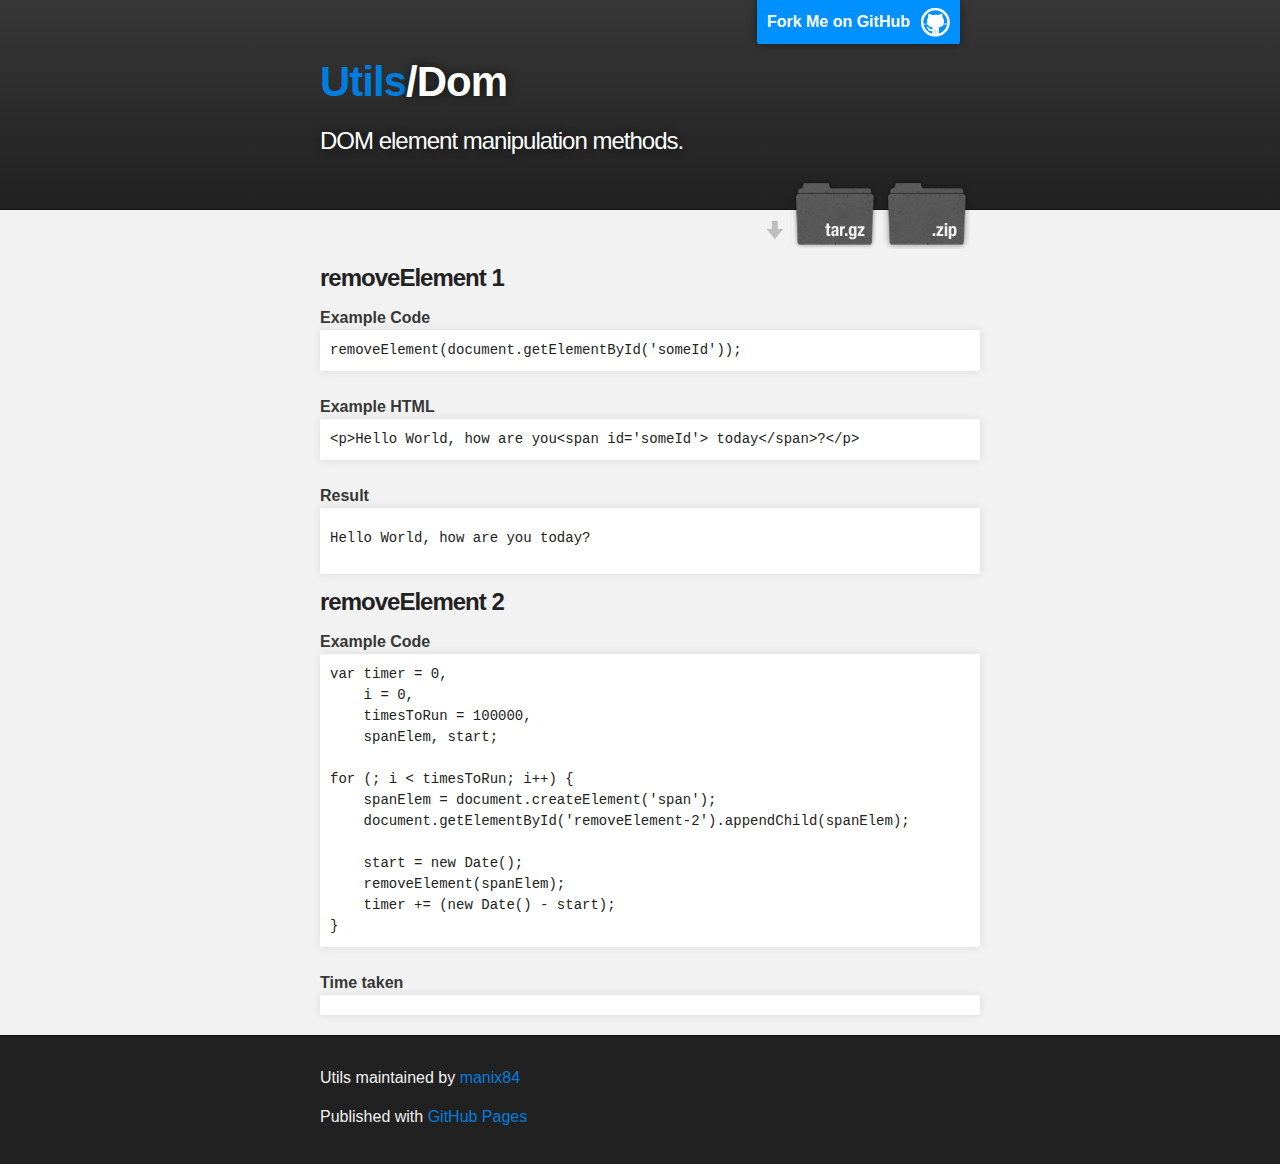
<file: dom.html>
<!DOCTYPE html>
<html>
    <head>
        <meta charset='utf-8' />
        <meta http-equiv="X-UA-Compatible" content="chrome=1" />
        <meta name="description" content="Utils : A set of utilities designed to make things easier for developers." />
        <link rel="stylesheet" type="text/css" media="screen" href="style/stylesheet.css" />
        <script src="script/require.js"></script>
        <script>
            require({
                baseUrl: 'src/',
                paths: {
                    "jquery": "https://ajax.googleapis.com/ajax/libs/jquery/1.7.1/jquery.min"
                }
            });
        </script>
        <title>Utils/Dom</title>
    </head>
    <body>
        <!-- HEADER -->
        <div id="header_wrap" class="outer">
            <header class="inner">
                <a id="forkme_banner" href="https://github.com/manix84/utils">Fork Me on GitHub</a>

                <h1 id="project_title"><a href='index.html'>Utils</a>/Dom</h1>
                <h2 id="project_tagline">DOM element manipulation methods.</h2>

                <section id="downloads">
                    <a class="zip_download_link" href="https://github.com/manix84/utils/zipball/master">Download this project as a .zip file</a>
                    <a class="tar_download_link" href="https://github.com/manix84/utils/tarball/master">Download this project as a tar.gz file</a>
                </section>
            </header>
        </div>

        <!-- MAIN CONTENT -->
        <div id="main_content_wrap" class="outer">
            <section id="main_content" class="inner">
                <div id='removeElement'>
                    <h3>removeElement 1</h3>
                    <strong>Example Code</strong>
                    <pre>removeElement(document.getElementById('someId'));</pre><br />
                    <strong>Example HTML</strong>
                    <pre>&lt;p&gt;Hello World, how are you&lt;span id='someId'&gt; today&lt;/span&gt;?&lt;/p&gt;</pre><br />
                    <strong>Result</strong>
                    <pre><p>Hello World, how are you<span id='someId'> today</span>?</p></pre>


                    <h3>removeElement 2</h3>
                    <strong>Example Code</strong>
                    <pre>var timer = 0,
    i = 0,
    timesToRun = 100000,
    spanElem, start;

for (; i < timesToRun; i++) {
    spanElem = document.createElement('span');
    document.getElementById('removeElement-2').appendChild(spanElem);

    start = new Date();
    removeElement(spanElem);
    timer += (new Date() - start);
}</pre><br />
                    <strong>Time taken</strong>
                    <pre id='timeTaken'></pre>
                    <script>
                        require([
                            'dom/removeElement'
                        ], function (removeElement) {
                            removeElement(document.getElementById('someId'));

                            var timer = 0,
                                i = 0,
                                timesToRun = 100000,
                                spanElem, start;

                            for (; i < timesToRun; i++) {
                                spanElem = document.createElement('span');
                                document.getElementById('removeElement-2').appendChild(spanElem);

                                start = new Date();
                                removeElement(spanElem);
                                timer += (new Date() - start);
                            }

                            document.getElementById('timeTaken').innerHTML =
                                'Times Run: ' + timesToRun + '<br />' +
                                'Timer: ' + timer + 'ms<br />' +
                                'Execultions per millisecond: ' + Math.round(timesToRun / timer);
                        });
                    </script>
                    <div id='removeElement-2'></div>
                </div>
            </section>
        </div>

        <!-- FOOTER  -->
        <div id="footer_wrap" class="outer">
            <footer class="inner">
                <p class="copyright">Utils maintained by <a href="https://github.com/manix84">manix84</a></p>
                <p>Published with <a href="http://pages.github.com">GitHub Pages</a></p>
            </footer>
        </div>
        <script type="text/javascript">
            var gaJsHost = (("https:" == document.location.protocol) ? "https://ssl." : "http://www.");
            document.write(unescape("%3Cscript src='" + gaJsHost + "google-analytics.com/ga.js' type='text/javascript'%3E%3C/script%3E"));
        </script>
        <script type="text/javascript">
            try {
                var pageTracker = _gat._getTracker("UA-30459282-1");
                pageTracker._trackPageview();
            } catch(err) {}
        </script>
    </body>
</html>
</file>
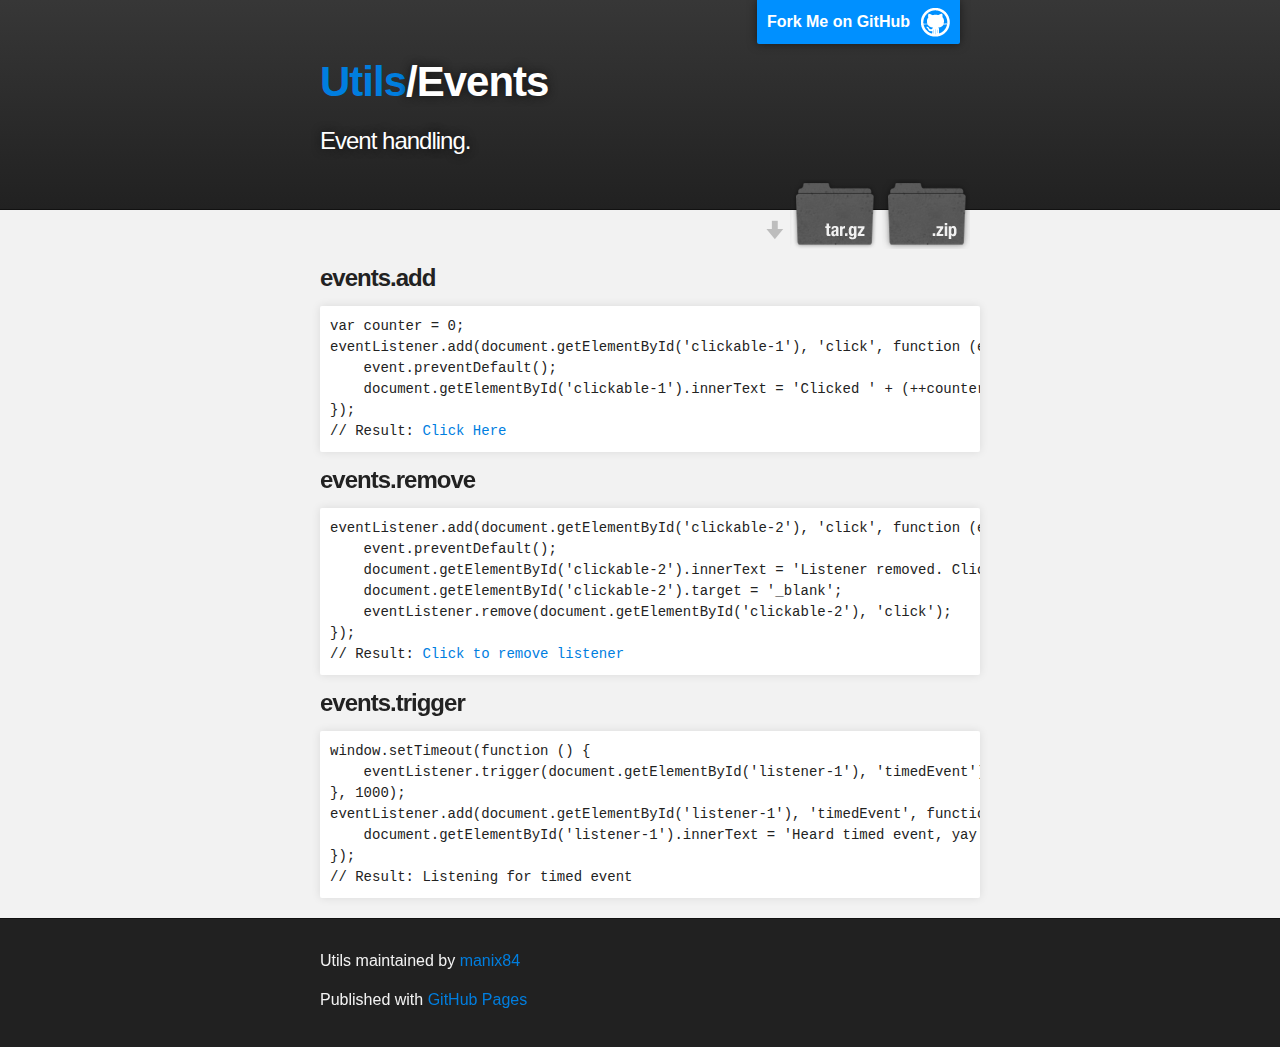
<file: events.html>
<!DOCTYPE html>
<html>
    <head>
        <meta charset='utf-8' />
        <meta http-equiv="X-UA-Compatible" content="chrome=1" />
        <meta name="description" content="Utils : A set of utilities designed to make things easier for developers." />
        <link rel="stylesheet" type="text/css" media="screen" href="style/stylesheet.css" />
        <script src="script/require.js"></script>
        <script>
            require({
                baseUrl: 'src/',
                paths: {
                    "jquery": "https://ajax.googleapis.com/ajax/libs/jquery/1.7.1/jquery.min"
                }
            });
        </script>
        <title>Utils/Events</title>
    </head>
    <body>
        <!-- HEADER -->
        <div id="header_wrap" class="outer">
            <header class="inner">
                <a id="forkme_banner" href="https://github.com/manix84/utils">Fork Me on GitHub</a>

                <h1 id="project_title"><a href='index.html'>Utils</a>/Events</h1>
                <h2 id="project_tagline">Event handling.</h2>

                <section id="downloads">
                    <a class="zip_download_link" href="https://github.com/manix84/utils/zipball/master">Download this project as a .zip file</a>
                    <a class="tar_download_link" href="https://github.com/manix84/utils/tarball/master">Download this project as a tar.gz file</a>
                </section>
            </header>
        </div>

        <!-- MAIN CONTENT -->
        <div id="main_content_wrap" class="outer">
            <section id="main_content" class="inner">
                <div id='addListener'>
                    <h3>events.add</h3>
                    <pre>var counter = 0;
eventListener.add(document.getElementById('clickable-1'), 'click', function (event) {
    event.preventDefault();
    document.getElementById('clickable-1').innerText = 'Clicked ' + (++counter) + ' times';
});<br />// Result: <a id='clickable-1' href='#fail'>Click Here</a></pre>
                    <script>
                        require([
                            'events'
                        ], function (eventListener) {
                            var counter = 0;
                            eventListener.add(document.getElementById('clickable-1'), 'click', function (event) {
                                event.preventDefault();
                                document.getElementById('clickable-1').innerText = 'Clicked ' + (++counter) + ' times';
                            });
                        });
                    </script>
                </div>
                <div id='removeListener'>
                    <h3>events.remove</h3>
                    <pre>eventListener.add(document.getElementById('clickable-2'), 'click', function (event) {
    event.preventDefault();
    document.getElementById('clickable-2').innerText = 'Listener removed. Click again to goto GitHub.com';
    document.getElementById('clickable-2').target = '_blank';
    eventListener.remove(document.getElementById('clickable-2'), 'click');
});<br />// Result: <a id='clickable-2' href='http://github.com'>Click to remove listener</a></pre>
                    <script>
                        require([
                            'events'
                        ], function (eventListener) {
                            eventListener.add(document.getElementById('clickable-2'), 'click', function (event) {
                                event.preventDefault();
                                document.getElementById('clickable-2').innerText = 'Listener removed. Click again to goto GitHub.com';
                                document.getElementById('clickable-2').target = '_blank';
                                eventListener.remove(document.getElementById('clickable-2'), 'click');
                            });
                        });
                    </script>
                </div>
                <div id='trigger'>
                    <h3>events.trigger</h3>
                    <pre>window.setTimeout(function () {
    eventListener.trigger(document.getElementById('listener-1'), 'timedEvent');
}, 1000);
eventListener.add(document.getElementById('listener-1'), 'timedEvent', function (event) {
    document.getElementById('listener-1').innerText = 'Heard timed event, yay!';
});<br />// Result: <span id='listener-1'>Listening for timed event</span></pre>
                    <script>
                        require([
                            'events'
                        ], function (eventListener) {
                            window.setTimeout(function () {
                                eventListener.trigger(document.getElementById('listener-1'), 'timedEvent');
                            }, 1000);
                            eventListener.add(document.getElementById('listener-1'), 'timedEvent', function (event) {
                                document.getElementById('listener-1').innerText = 'Heard timed event, yay!';
                            });
                        });
                    </script>
                </div>
            </section>
        </div>

        <!-- FOOTER  -->
        <div id="footer_wrap" class="outer">
            <footer class="inner">
                <p class="copyright">Utils maintained by <a href="https://github.com/manix84">manix84</a></p>
                <p>Published with <a href="http://pages.github.com">GitHub Pages</a></p>
            </footer>
        </div>
        <script type="text/javascript">
            var gaJsHost = (("https:" == document.location.protocol) ? "https://ssl." : "http://www.");
            document.write(unescape("%3Cscript src='" + gaJsHost + "google-analytics.com/ga.js' type='text/javascript'%3E%3C/script%3E"));
        </script>
        <script type="text/javascript">
            try {
                var pageTracker = _gat._getTracker("UA-30459282-1");
                pageTracker._trackPageview();
            } catch(err) {}
        </script>
    </body>
</html>
</file>
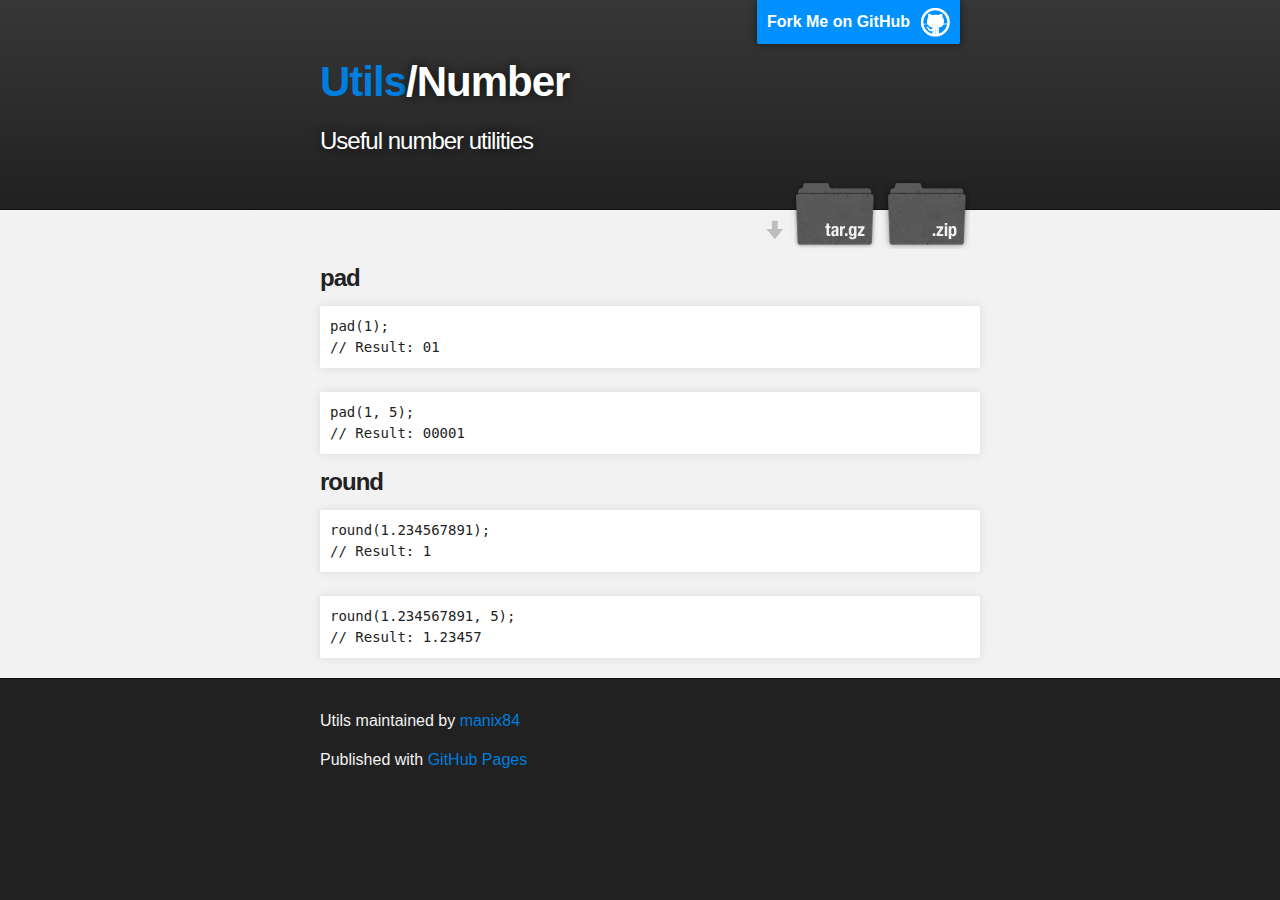
<file: number.html>
<!DOCTYPE html>
<html>
    <head>
        <meta charset='utf-8' />
        <meta http-equiv="X-UA-Compatible" content="chrome=1" />
        <meta name="description" content="Utils : A set of utilities designed to make things easier for developers." />
        <link rel="stylesheet" type="text/css" media="screen" href="style/stylesheet.css" />
        <script src="script/require.js"></script>
        <script>
            require({
                baseUrl: 'src/',
                paths: {
                    "jquery": "https://ajax.googleapis.com/ajax/libs/jquery/1.7.1/jquery.min"
                }
            });
        </script>
        <title>Utils/Number</title>
    </head>
    <body>
        <!-- HEADER -->
        <div id="header_wrap" class="outer">
            <header class="inner">
                <a id="forkme_banner" href="https://github.com/manix84/utils">Fork Me on GitHub</a>

                <h1 id="project_title"><a href='index.html'>Utils</a>/Number</h1>
                <h2 id="project_tagline">Useful number utilities</h2>

                <section id="downloads">
                    <a class="zip_download_link" href="https://github.com/manix84/utils/zipball/master">Download this project as a .zip file</a>
                    <a class="tar_download_link" href="https://github.com/manix84/utils/tarball/master">Download this project as a tar.gz file</a>
                </section>
            </header>
        </div>

        <!-- MAIN CONTENT -->
        <div id="main_content_wrap" class="outer">
            <section id="main_content" class="inner">
                <div id='pad'>
                    <h3>pad</h3>
                    <pre>pad(1);<br />// Result: <span id='result-1-1'></span></pre><br />
                    <pre>pad(1, 5);<br />// Result: <span id='result-1-2'></span></pre>
                    <script>
                        require([
                            'jquery',
                            'number/pad'
                        ], function ($, pad) {
                            document.getElementById('result-1-1').innerText = (pad(1));
                            document.getElementById('result-1-2').innerText = (pad(1, 5));
                        });
                    </script>
                </div>
                <div id='round'>
                    <h3>round</h3>
                    <pre>round(1.234567891);<br />// Result: <span id='result-2-1'></span></pre><br />
                    <pre>round(1.234567891, 5);<br />// Result: <span id='result-2-2'></span></pre>
                    <script>
                        require([
                            'jquery',
                            'number/round'
                        ], function ($, round) {
                            document.getElementById('result-2-1').innerText = (round(1.234567891));
                            document.getElementById('result-2-2').innerText = (round(1.234567891, 5));
                        });
                    </script>
                </div>
            </section>
        </div>

        <!-- FOOTER  -->
        <div id="footer_wrap" class="outer">
            <footer class="inner">
                <p class="copyright">Utils maintained by <a href="https://github.com/manix84">manix84</a></p>
                <p>Published with <a href="http://pages.github.com">GitHub Pages</a></p>
            </footer>
        </div>
        <script type="text/javascript">
            var gaJsHost = (("https:" == document.location.protocol) ? "https://ssl." : "http://www.");
            document.write(unescape("%3Cscript src='" + gaJsHost + "google-analytics.com/ga.js' type='text/javascript'%3E%3C/script%3E"));
        </script>
        <script type="text/javascript">
            try {
                var pageTracker = _gat._getTracker("UA-30459282-1");
                pageTracker._trackPageview();
            } catch(err) {}
        </script>
    </body>
</html>
</file>
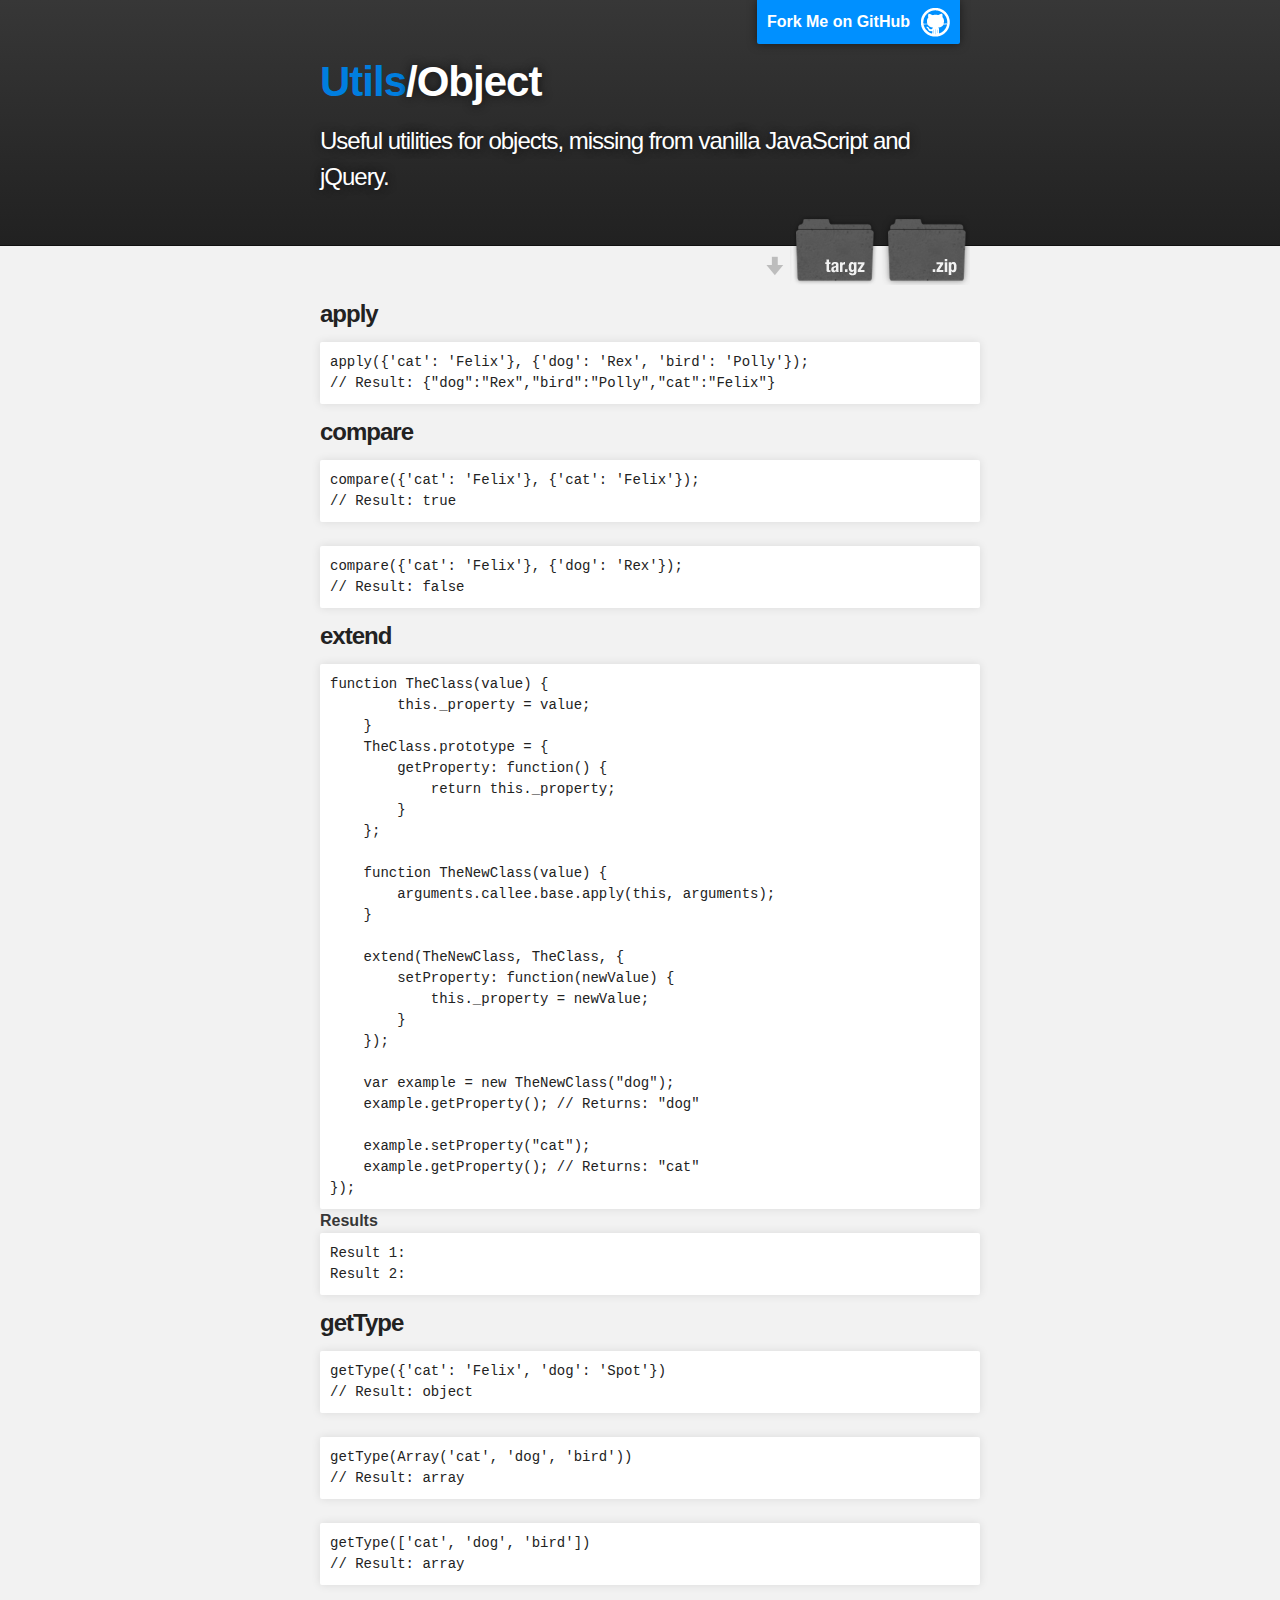
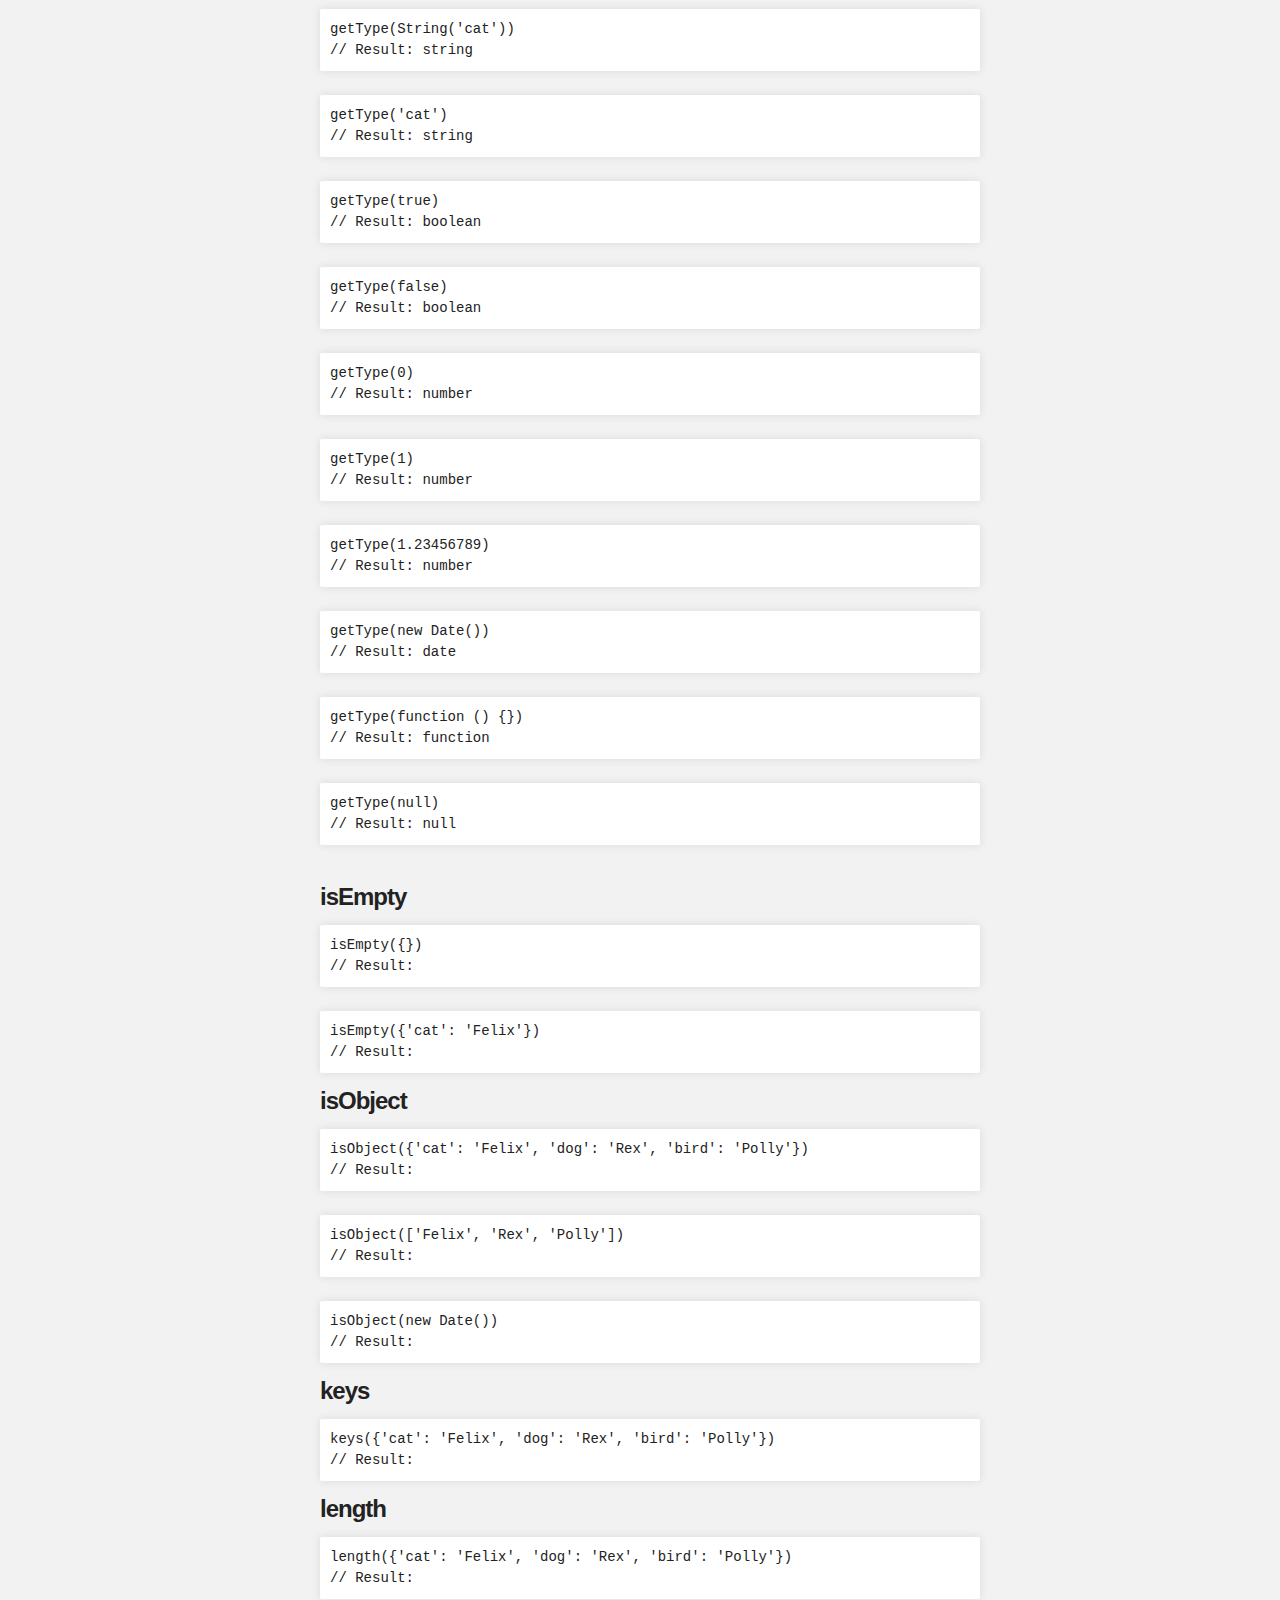
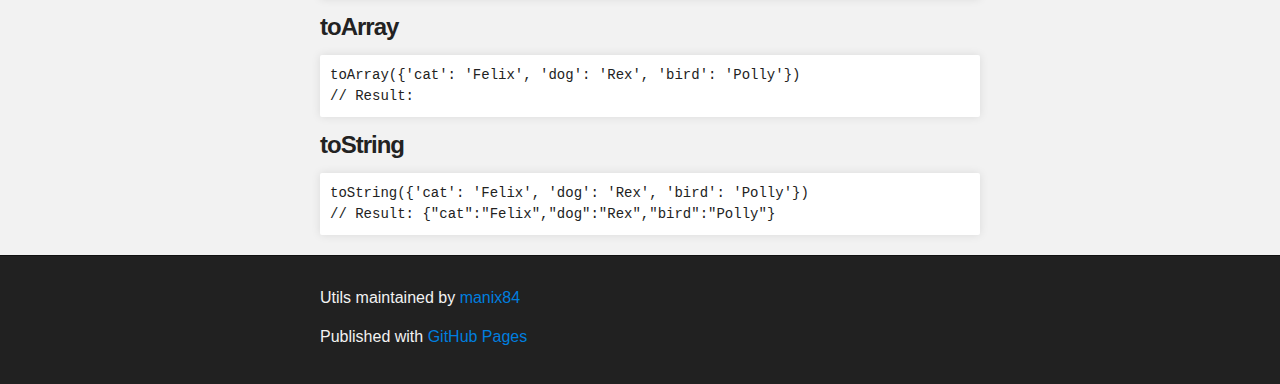
<file: object.html>
<!DOCTYPE html>
<html>
    <head>
        <meta charset='utf-8' />
        <meta http-equiv="X-UA-Compatible" content="chrome=1" />
        <meta name="description" content="Utils : A set of utilities designed to make things easier for developers." />
        <link rel="stylesheet" type="text/css" media="screen" href="style/stylesheet.css">
        <script src="script/require.js"></script>
        <script>
            require({
                baseUrl: 'src/',
                paths: {
                    "jquery": "https://ajax.googleapis.com/ajax/libs/jquery/1.7.1/jquery.min"
                }
            });
        </script>
        <title>Utils/Object</title>
    </head>
    <body>
        <!-- HEADER -->
        <div id="header_wrap" class="outer">
            <header class="inner">
                <a id="forkme_banner" href="https://github.com/manix84/utils">Fork Me on GitHub</a>

                <h1 id="project_title"><a href='index.html'>Utils</a>/Object</h1>
                <h2 id="project_tagline">Useful utilities for objects, missing from vanilla JavaScript and jQuery.</h2>

                <section id="downloads">
                    <a class="zip_download_link" href="https://github.com/manix84/utils/zipball/master">Download this project as a .zip file</a>
                    <a class="tar_download_link" href="https://github.com/manix84/utils/tarball/master">Download this project as a tar.gz file</a>
                </section>
            </header>
        </div>

        <!-- MAIN CONTENT -->
        <div id="main_content_wrap" class="outer">
            <section id="main_content" class="inner">
                <div id='apply'>
                    <h3>apply</h3>
                    <pre>apply({'cat': 'Felix'}, {'dog': 'Rex', 'bird': 'Polly'});<br />// Result: <span id='result-1-1'></span></pre>

                    <script>
                        require([
                            'object/apply'
                        ], function (apply) {
                            document.getElementById('result-1-1').innerText = JSON.stringify(apply({'cat': 'Felix'}, {'dog': 'Rex', 'bird': 'Polly'}));
                        });
                    </script>
                </div>
                <div id='compare'>
                    <h3>compare</h3>
                    <pre>compare({'cat': 'Felix'}, {'cat': 'Felix'});<br />// Result: <span id='result-2-1'></span></pre><br />
                    <pre>compare({'cat': 'Felix'}, {'dog': 'Rex'});<br />// Result: <span id='result-2-2'></span></pre>

                    <script>
                        require([
                            'object/compare'
                        ], function (compare) {
                            document.getElementById('result-2-1').innerText = compare({'cat': 'Felix'}, {'cat': 'Felix'});
                            document.getElementById('result-2-2').innerText = compare({'cat': 'Felix'}, {'dog': 'Rex'});
                        });
                    </script>
                </div>
                <div id='extend'>
                    <h3>extend</h3>
                    <pre>function TheClass(value) {
        this._property = value;
    }
    TheClass.prototype = {
        getProperty: function() {
            return this._property;
        }
    };

    function TheNewClass(value) {
        arguments.callee.base.apply(this, arguments);
    }

    extend(TheNewClass, TheClass, {
        setProperty: function(newValue) {
            this._property = newValue;
        }
    });

    var example = new TheNewClass("dog");
    example.getProperty(); // Returns: "dog"

    example.setProperty("cat");
    example.getProperty(); // Returns: "cat"
});</pre>
                    <strong>Results</strong>
                    <pre>Result 1: <span id='result-3-1'></span><br />Result 2: <span id='result-3-2'></span></pre>
                    <script>
                        require([
                            'object/extend'
                        ], function (extend) {
                            function TheClass(value) {
                                this._property = value;
                            }
                            TheClass.prototype = {
                                getProperty: function() {
                                    return this._property;
                                }
                            };

                            function TheNewClass(value) {
                                arguments.callee.base.apply(this, arguments);
                            }

                            extend(TheNewClass, TheClass, {
                                setProperty: function(newValue) {
                                    this._property = newValue;
                                }
                            });

                            var example = new TheNewClass("dog");
                            document.getElementById('result-3-1').innerText = example.getProperty(); // Returns: "dog"

                            example.setProperty("cat");
                            document.getElementById('result-3-2').innerText = example.getProperty(); // Returns: "cat"
                        });
                    </script>
                </div>
                <div id='getType'>
                    <h3>getType</h3>
                    <pre>getType({'cat': 'Felix', 'dog': 'Spot'})<br />// Result: <span id='result-4-1'></span></pre><br />
                    <pre>getType(Array('cat', 'dog', 'bird'))<br />// Result: <span id='result-4-2'></span></pre><br />
                    <pre>getType(['cat', 'dog', 'bird'])<br />// Result: <span id='result-4-3'></span></pre><br />
                    <pre>getType(String('cat'))<br />// Result: <span id='result-4-4'></span></pre><br />
                    <pre>getType('cat')<br />// Result: <span id='result-4-5'></span></pre><br />
                    <pre>getType(true)<br />// Result: <span id='result-4-6'></span></pre><br />
                    <pre>getType(false)<br />// Result: <span id='result-4-7'></span></pre><br />
                    <pre>getType(0)<br />// Result: <span id='result-4-8'></span></pre><br />
                    <pre>getType(1)<br />// Result: <span id='result-4-9'></span></pre><br />
                    <pre>getType(1.23456789)<br />// Result: <span id='result-4-10'></span></pre><br />
                    <pre>getType(new Date())<br />// Result: <span id='result-4-11'></span></pre><br />
                    <pre>getType(function () {})<br />// Result: <span id='result-4-12'></span></pre><br />
                    <pre>getType(null)<br />// Result: <span id='result-4-13'></span></pre><br />
                    <script>
                        require([
                            'object/getType'
                        ], function (getType) {
                            document.getElementById('result-4-1').innerText = getType({'cat': 'Felix', 'dog': 'Spot'});
                            document.getElementById('result-4-2').innerText = getType(Array('cat', 'dog', 'bird'));
                            document.getElementById('result-4-3').innerText = getType(['cat', 'dog', 'bird']);
                            document.getElementById('result-4-4').innerText = getType(String('cat'));
                            document.getElementById('result-4-5').innerText = getType('cat');
                            document.getElementById('result-4-6').innerText = getType(true);
                            document.getElementById('result-4-7').innerText = getType(false);
                            document.getElementById('result-4-8').innerText = getType(0);
                            document.getElementById('result-4-9').innerText = getType(1);
                            document.getElementById('result-4-10').innerText = getType(1.23456789);
                            document.getElementById('result-4-11').innerText = getType(new Date());
                            document.getElementById('result-4-12').innerText = getType(function () {});
                            document.getElementById('result-4-13').innerText = getType(null);
                        });
                    </script>
                </div>
                <div id='isEmpty'>
                    <h3>isEmpty</h3>
                    <pre>isEmpty({})<br />// Result: <span id='result-5-1'></span></pre><br />
                    <pre>isEmpty({'cat': 'Felix'})<br />// Result: <span id='result-5-2'></span></pre>

                    <script>
                        require([
                            'object/isEmpty'
                        ], function (isEmpty) {
                            document.getElementById('result-5-1').innerText = isEmpty({});
                            document.getElementById('result-5-2').innerText = isEmpty({'cat': 'Felix', 'dog': 'Rex', 'bird': 'Polly'});
                        });
                    </script>
                </div>
                <div id='isObject'>
                    <h3>isObject</h3>
                    <pre>isObject({'cat': 'Felix', 'dog': 'Rex', 'bird': 'Polly'})<br />// Result: <span id='result-6-1'></span></pre><br />
                    <pre>isObject(['Felix', 'Rex', 'Polly'])<br />// Result: <span id='result-6-2'></span></pre><br />
                    <pre>isObject(new Date())<br />// Result: <span id='result-6-3'></span></pre>

                    <script>
                        require([
                            'object/isObject'
                        ], function (isObject) {
                            document.getElementById('result-6-1').innerText = isObject({'cat': 'Felix', 'dog': 'Rex', 'bird': 'Polly'});
                            document.getElementById('result-6-2').innerText = isObject(['Felix', 'Rex', 'Polly']);
                            document.getElementById('result-6-3').innerText = isObject(new Date());
                        });
                    </script>
                </div>
                <div id='keys'>
                    <h3>keys</h3>
                    <pre>keys({'cat': 'Felix', 'dog': 'Rex', 'bird': 'Polly'})<br />// Result: <span id='result-7-1'></span></pre>

                    <script>
                        require([
                            'object/keys'
                        ], function (keys) {
                            document.getElementById('result-7-1').innerText = JSON.stringify(keys({'cat': 'Felix', 'dog': 'Rex', 'bird': 'Polly'}));
                        });
                    </script>
                </div>
                <div id='length'>
                    <h3>length</h3>
                    <pre>length({'cat': 'Felix', 'dog': 'Rex', 'bird': 'Polly'})<br />// Result: <span id='result-8-1'></span></pre>

                    <script>
                        require([
                            'object/length'
                        ], function (length) {
                            document.getElementById('result-8-1').innerText = JSON.stringify(length({'cat': 'Felix', 'dog': 'Rex', 'bird': 'Polly'}));
                        });
                    </script>
                </div>
                <div id='toArray'>
                    <h3>toArray</h3>
                    <pre>toArray({'cat': 'Felix', 'dog': 'Rex', 'bird': 'Polly'})<br />// Result: <span id='result-9-1'></span></pre>

                    <script>
                        require([
                            'object/toArray'
                        ], function (toArray) {
                            document.getElementById('result-9-1').innerText = JSON.stringify(toArray({'cat': 'Felix', 'dog': 'Rex', 'bird': 'Polly'}));
                        });
                    </script>
                </div>
                <div id='toString'>
                    <h3>toString</h3>
                    <pre>toString({'cat': 'Felix', 'dog': 'Rex', 'bird': 'Polly'})<br />// Result: <span id='result-10-1'></span></pre>

                    <script>
                        require([
                            'object/toString'
                        ], function (toString) {
                            document.getElementById('result-10-1').innerText = toString({'cat': 'Felix', 'dog': 'Rex', 'bird': 'Polly'});
                        });
                    </script>
                </div>
            </section>
        </div>

        <!-- FOOTER  -->
        <div id="footer_wrap" class="outer">
            <footer class="inner">
                <p class="copyright">Utils maintained by <a href="https://github.com/manix84">manix84</a></p>
                <p>Published with <a href="http://pages.github.com">GitHub Pages</a></p>
            </footer>
        </div>
        <script type="text/javascript">
            var gaJsHost = (("https:" == document.location.protocol) ? "https://ssl." : "http://www.");
            document.write(unescape("%3Cscript src='" + gaJsHost + "google-analytics.com/ga.js' type='text/javascript'%3E%3C/script%3E"));
        </script>
        <script type="text/javascript">
            try {
                var pageTracker = _gat._getTracker("UA-30459282-1");
                pageTracker._trackPageview();
            } catch(err) {}
        </script>
    </body>
</html>
</file>
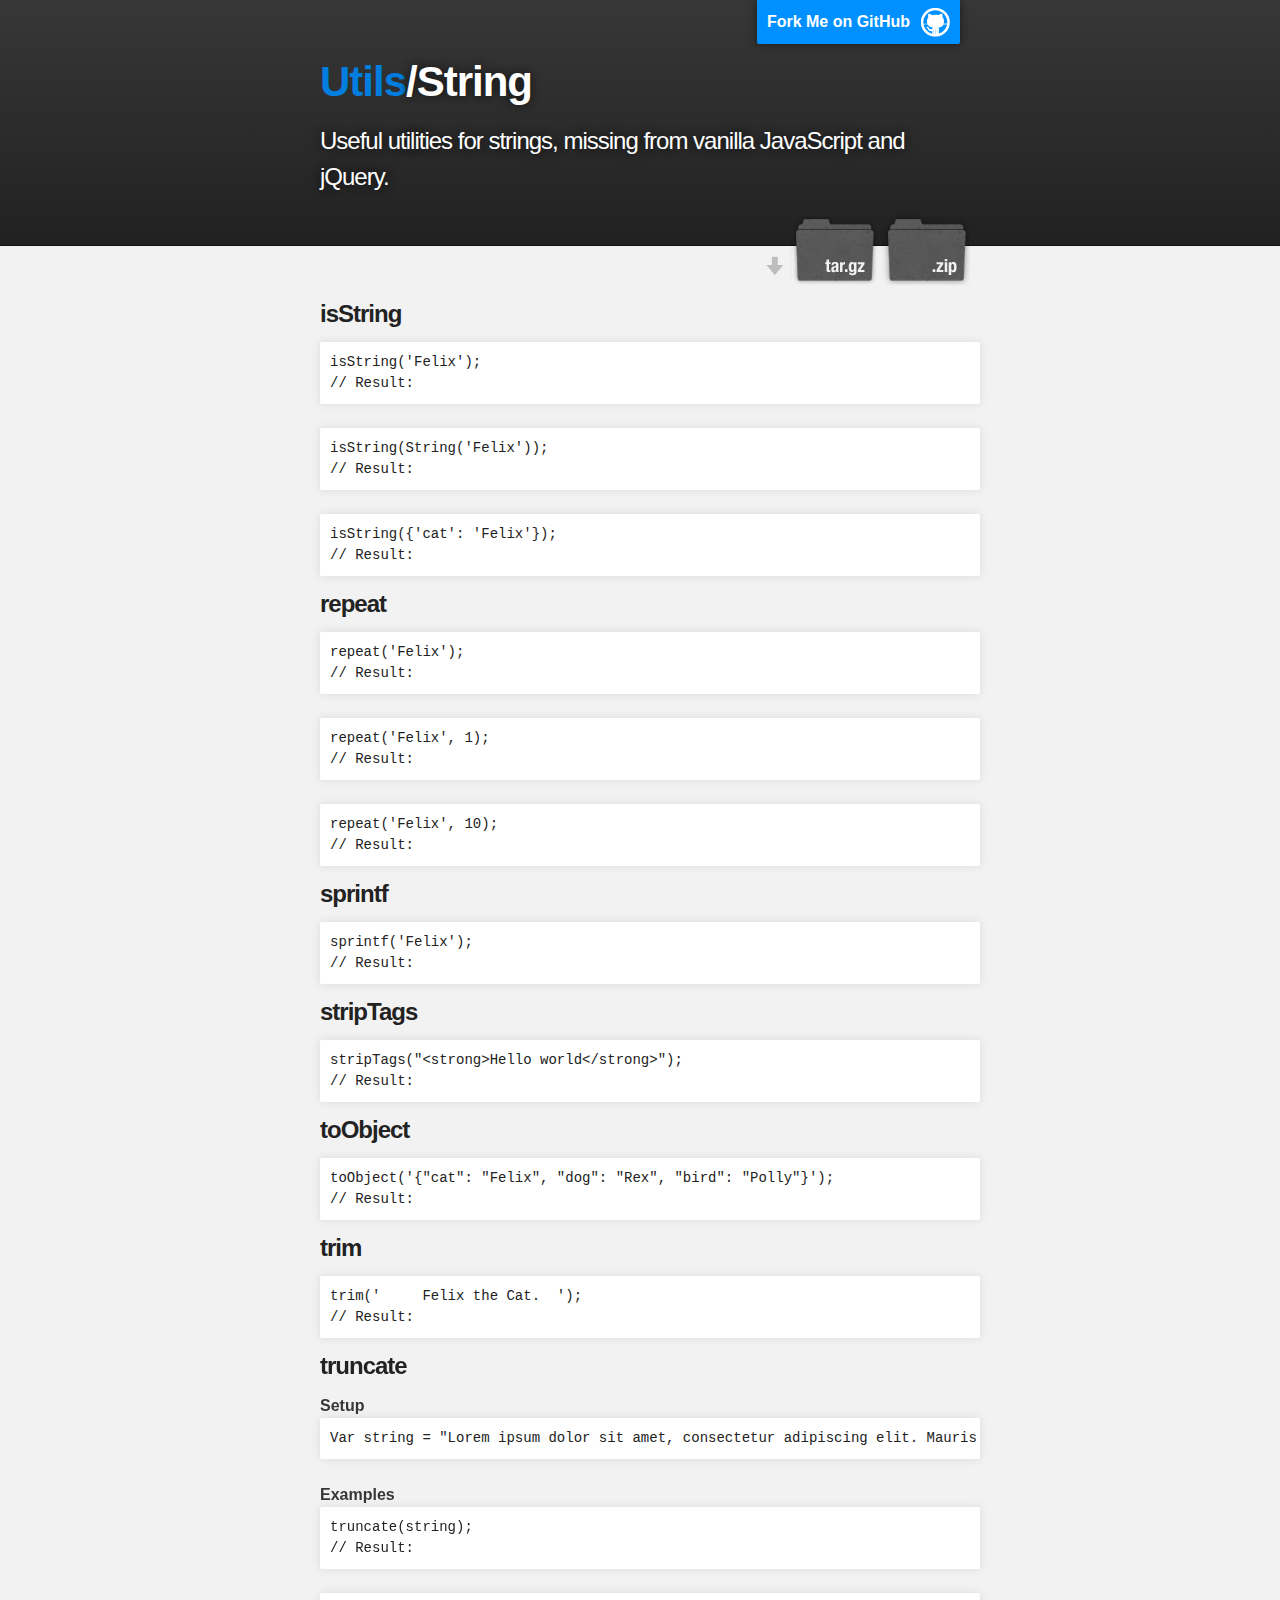
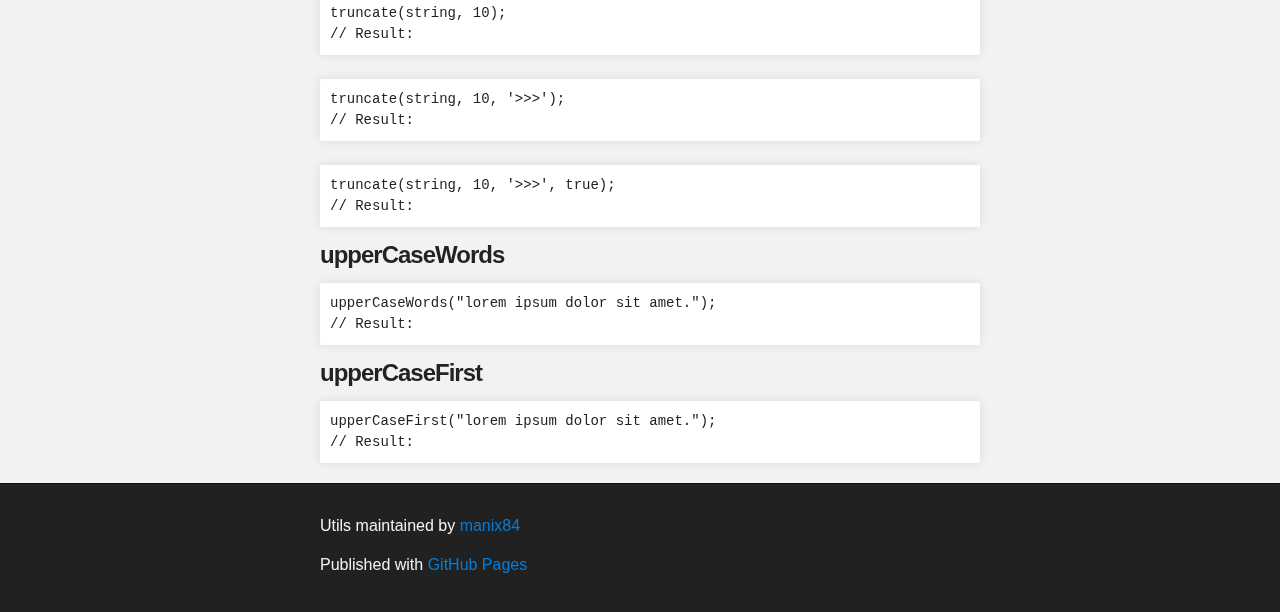
<file: string.html>
<!DOCTYPE html>
<html>
    <head>
        <meta charset='utf-8' />
        <meta http-equiv="X-UA-Compatible" content="chrome=1" />
        <meta name="description" content="Utils : A set of utilities designed to make things easier for developers." />
        <link rel="stylesheet" type="text/css" media="screen" href="style/stylesheet.css">
        <script src="script/require.js"></script>
        <script>
            require({
                baseUrl: 'src/',
                paths: {
                    "jquery": "https://ajax.googleapis.com/ajax/libs/jquery/1.7.1/jquery.min"
                }
            });
        </script>
        <title>Utils/String</title>
    </head>
    <body>
        <!-- HEADER -->
        <div id="header_wrap" class="outer">
            <header class="inner">
                <a id="forkme_banner" href="https://github.com/manix84/utils">Fork Me on GitHub</a>

                <h1 id="project_title"><a href='index.html'>Utils</a>/String</h1>
                <h2 id="project_tagline">Useful utilities for strings, missing from vanilla JavaScript and jQuery.</h2>

                <section id="downloads">
                    <a class="zip_download_link" href="https://github.com/manix84/utils/zipball/master">Download this project as a .zip file</a>
                    <a class="tar_download_link" href="https://github.com/manix84/utils/tarball/master">Download this project as a tar.gz file</a>
                </section>
            </header>
        </div>

        <!-- MAIN CONTENT -->
        <div id="main_content_wrap" class="outer">
            <section id="main_content" class="inner">
                <div id='isString'>
                    <h3>isString</h3>
                    <pre>isString('Felix');<br />// Result: <span id='result-1-1'></span></pre><br />
                    <pre>isString(String('Felix'));<br />// Result: <span id='result-1-2'></span></pre><br />
                    <pre>isString({'cat': 'Felix'});<br />// Result: <span id='result-1-3'></span></pre>

                    <script>
                        require([
                            'string/isString'
                        ], function (isString) {
                            document.getElementById('result-1-1').innerText = isString('Felix');
                            document.getElementById('result-1-2').innerText = isString(String('Felix'));
                            document.getElementById('result-1-3').innerText = isString({'cat': 'Felix'});
                        });
                    </script>
                </div>
                <div id='repeat'>
                    <h3>repeat</h3>
                    <pre>repeat('Felix');<br />// Result: <span id='result-2-1'></span></pre><br />
                    <pre>repeat('Felix', 1);<br />// Result: <span id='result-2-2'></span></pre><br />
                    <pre>repeat('Felix', 10);<br />// Result: <span id='result-2-3'></span></pre>

                    <script>
                        require([
                            'string/repeat'
                        ], function (repeat) {
                            document.getElementById('result-2-1').innerText = repeat('Felix');
                            document.getElementById('result-2-2').innerText = repeat('Felix', 1);
                            document.getElementById('result-2-3').innerText = repeat('Felix', 10);
                        });
                    </script>
                </div>
                <div id='sprintf'>
                    <h3>sprintf</h3>
                    <pre>sprintf('Felix');<br />// Result: <span id='result-3-1'></span></pre>

                    <script>
                        require([
                            'string/sprintf'
                        ], function (sprintf) {
                            document.getElementById('result-3-1').innerText = sprintf("Integer: %d, Not A Float: \\%f, String: %s, Float: %f", ["String", 1.2, 3]);
                        });
                    </script>
                </div>
                <div id='stripTags'>
                    <h3>stripTags</h3>
                    <pre>stripTags("&lt;strong&gt;Hello world&lt;/strong&gt;");<br />// Result: <span id='result-4-1'></span></pre>

                    <script>
                        require([
                            'string/stripTags'
                        ], function (stripTags) {
                            document.getElementById('result-4-1').innerText = stripTags("<strong>Hello world</strong>");
                        });
                    </script>
                </div>
                <div id='toObject'>
                    <h3>toObject</h3>
                    <pre>toObject('{"cat": "Felix", "dog": "Rex", "bird": "Polly"}');<br />// Result: <span id='result-5-1'></span></pre>

                    <script>
                        require([
                            'string/toObject'
                        ], function (toObject) {
                            document.getElementById('result-5-1').innerText = JSON.stringify(toObject('{"cat": "Felix", "dog": "Rex", "bird": "Polly"}'));
                        });
                    </script>
                </div>
                <div id='trim'>
                    <h3>trim</h3>
                    <pre>trim('     Felix the Cat.  ');<br />// Result: <span id='result-6-1'></span></pre>

                    <script>
                        require([
                            'string/trim'
                        ], function (trim) {
                            document.getElementById('result-6-1').innerText = trim('     Felix the Cat.  ');
                        });
                    </script>
                </div>
                <div id='truncate'>
                    <h3>truncate</h3>
                    <strong>Setup</strong>
                    <pre>Var string = "Lorem ipsum dolor sit amet, consectetur adipiscing elit. Mauris scelerisque tempus mauris quis amet.";</pre><br />
                    <strong>Examples</strong>
                    <pre>truncate(string);<br />// Result: <span id='result-7-1'></span></pre><br />
                    <pre>truncate(string, 10);<br />// Result: <span id='result-7-2'></span></pre><br />
                    <pre>truncate(string, 10, '>>>');<br />// Result: <span id='result-7-3'></span></pre><br />
                    <pre>truncate(string, 10, '>>>', true);<br />// Result: <span id='result-7-4'></span></pre>

                    <script>
                        require([
                            'string/truncate'
                        ], function (truncate) {
                            var string = "Lorem ipsum dolor sit amet, consectetur adipiscing elit. Mauris scelerisque tempus mauris quis amet.";
                            document.getElementById('result-7-1').innerText = truncate(string);
                            document.getElementById('result-7-2').innerText = truncate(string, 10);
                            document.getElementById('result-7-3').innerText = truncate(string, 10, '>>>');
                            document.getElementById('result-7-4').innerText = truncate(string, 10, '>>>', true);
                        });
                    </script>
                </div>
                <div id='upperCaseWords'>
                    <h3>upperCaseWords</h3>
                    <pre>upperCaseWords("lorem ipsum dolor sit amet.");<br />// Result: <span id='result-8-1'></span></pre>

                    <script>
                        require([
                            'string/upperCaseWords'
                        ], function (upperCaseWords) {
                            document.getElementById('result-8-1').innerText = upperCaseWords('lorem ipsum dolor sit amet.');
                        });
                    </script>
                </div>
                <div id='upperCaseFirst'>
                    <h3>upperCaseFirst</h3>
                    <pre>upperCaseFirst("lorem ipsum dolor sit amet.");<br />// Result: <span id='result-9-1'></span></pre>

                    <script>
                        require([
                            'string/upperCaseFirst'
                        ], function (upperCaseFirst) {
                            document.getElementById('result-9-1').innerText = upperCaseFirst('lorem ipsum dolor sit amet.');
                        });
                    </script>
                </div>
            </section>
        </div>

        <!-- FOOTER  -->
        <div id="footer_wrap" class="outer">
            <footer class="inner">
                <p class="copyright">Utils maintained by <a href="https://github.com/manix84">manix84</a></p>
                <p>Published with <a href="http://pages.github.com">GitHub Pages</a></p>
            </footer>
        </div>
        <script type="text/javascript">
            var gaJsHost = (("https:" == document.location.protocol) ? "https://ssl." : "http://www.");
            document.write(unescape("%3Cscript src='" + gaJsHost + "google-analytics.com/ga.js' type='text/javascript'%3E%3C/script%3E"));
        </script>
        <script type="text/javascript">
            try {
                var pageTracker = _gat._getTracker("UA-30459282-1");
                pageTracker._trackPageview();
            } catch(err) {}
        </script>
    </body>
</html>
</file>
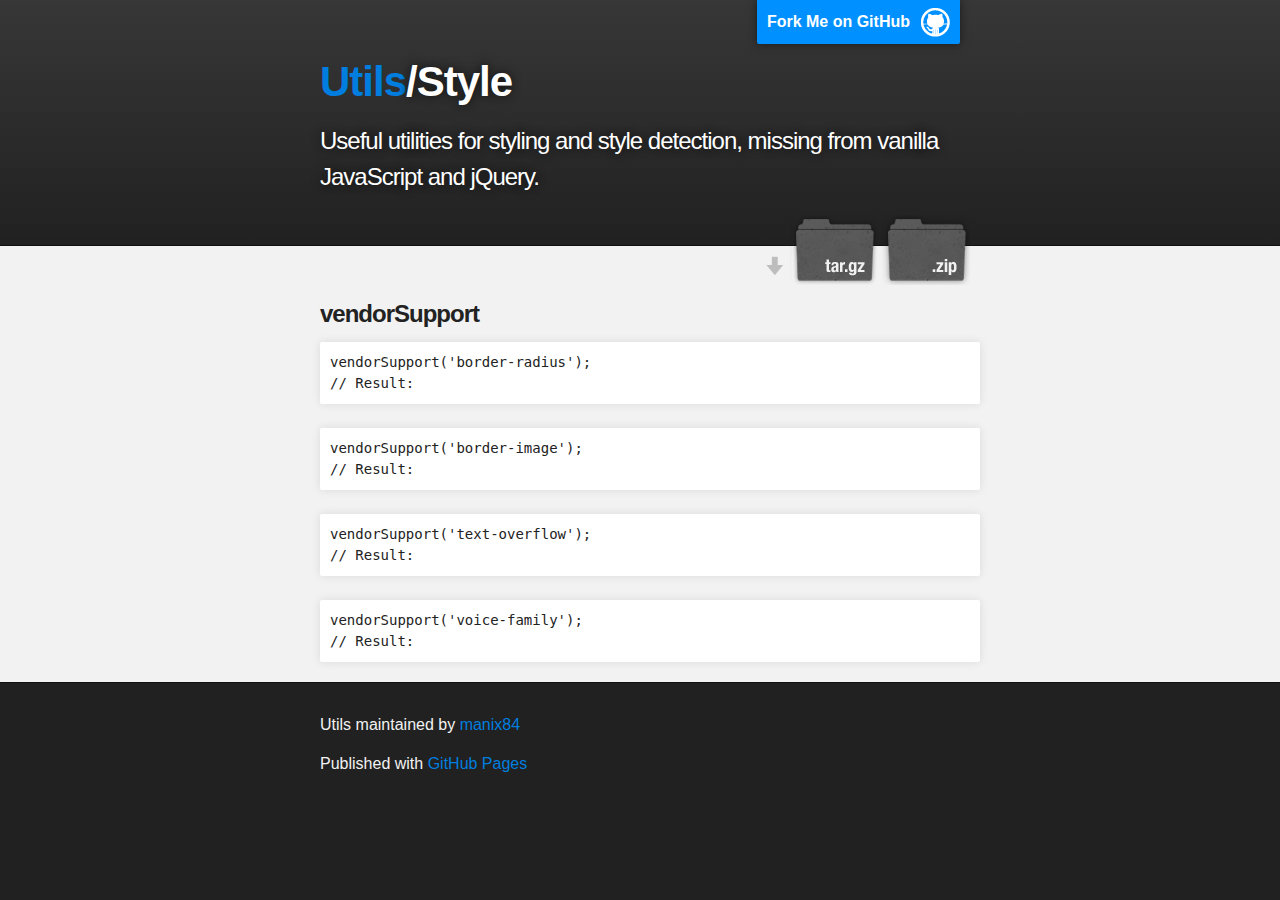
<file: style.html>
<!DOCTYPE html>
<html>
    <head>
        <meta charset='utf-8' />
        <meta http-equiv="X-UA-Compatible" content="chrome=1" />
        <meta name="description" content="Utils : A set of utilities designed to make things easier for developers." />
        <link rel="stylesheet" type="text/css" media="screen" href="style/stylesheet.css">
        <script src="script/require.js"></script>
        <script>
            require({
                baseUrl: 'src/',
                paths: {
                    "jquery": "https://ajax.googleapis.com/ajax/libs/jquery/1.7.1/jquery.min"
                }
            });
        </script>
        <title>Utils/Style</title>
    </head>
    <body>
        <!-- HEADER -->
        <div id="header_wrap" class="outer">
            <header class="inner">
                <a id="forkme_banner" href="https://github.com/manix84/utils">Fork Me on GitHub</a>

                <h1 id="project_title"><a href='index.html'>Utils</a>/Style</h1>
                <h2 id="project_tagline">Useful utilities for styling and style detection, missing from vanilla JavaScript and jQuery.</h2>

                <section id="downloads">
                    <a class="zip_download_link" href="https://github.com/manix84/utils/zipball/master">Download this project as a .zip file</a>
                    <a class="tar_download_link" href="https://github.com/manix84/utils/tarball/master">Download this project as a tar.gz file</a>
                </section>
            </header>
        </div>

        <!-- MAIN CONTENT -->
        <div id="main_content_wrap" class="outer">
            <section id="main_content" class="inner">
                <div id='vendorSupport'>
                    <h3>vendorSupport</h3>
                    <pre>vendorSupport('border-radius');<br />// Result: <span id='result-1-1'></span></pre><br />
                    <pre>vendorSupport('border-image');<br />// Result: <span id='result-1-2'></span></pre><br />
                    <pre>vendorSupport('text-overflow');<br />// Result: <span id='result-1-3'></span></pre><br />
                    <pre>vendorSupport('voice-family');<br />// Result: <span id='result-1-4'></span></pre>

                    <script>
                        require([
                            'style/vendorSupport'
                        ], function (vendorSupport) {
                            document.getElementById('result-1-1').innerText = vendorSupport('border-radius');
                            document.getElementById('result-1-2').innerText = vendorSupport('border-image');
                            document.getElementById('result-1-3').innerText = vendorSupport('text-overflow');
                            document.getElementById('result-1-4').innerText = vendorSupport('voice-family');
                        });
                    </script>
                </div>
            </section>
        </div>

        <!-- FOOTER  -->
        <div id="footer_wrap" class="outer">
            <footer class="inner">
                <p class="copyright">Utils maintained by <a href="https://github.com/manix84">manix84</a></p>
                <p>Published with <a href="http://pages.github.com">GitHub Pages</a></p>
            </footer>
        </div>
        <script type="text/javascript">
            var gaJsHost = (("https:" == document.location.protocol) ? "https://ssl." : "http://www.");
            document.write(unescape("%3Cscript src='" + gaJsHost + "google-analytics.com/ga.js' type='text/javascript'%3E%3C/script%3E"));
        </script>
        <script type="text/javascript">
            try {
                var pageTracker = _gat._getTracker("UA-30459282-1");
                pageTracker._trackPageview();
            } catch(err) {}
        </script>
    </body>
</html>
</file>
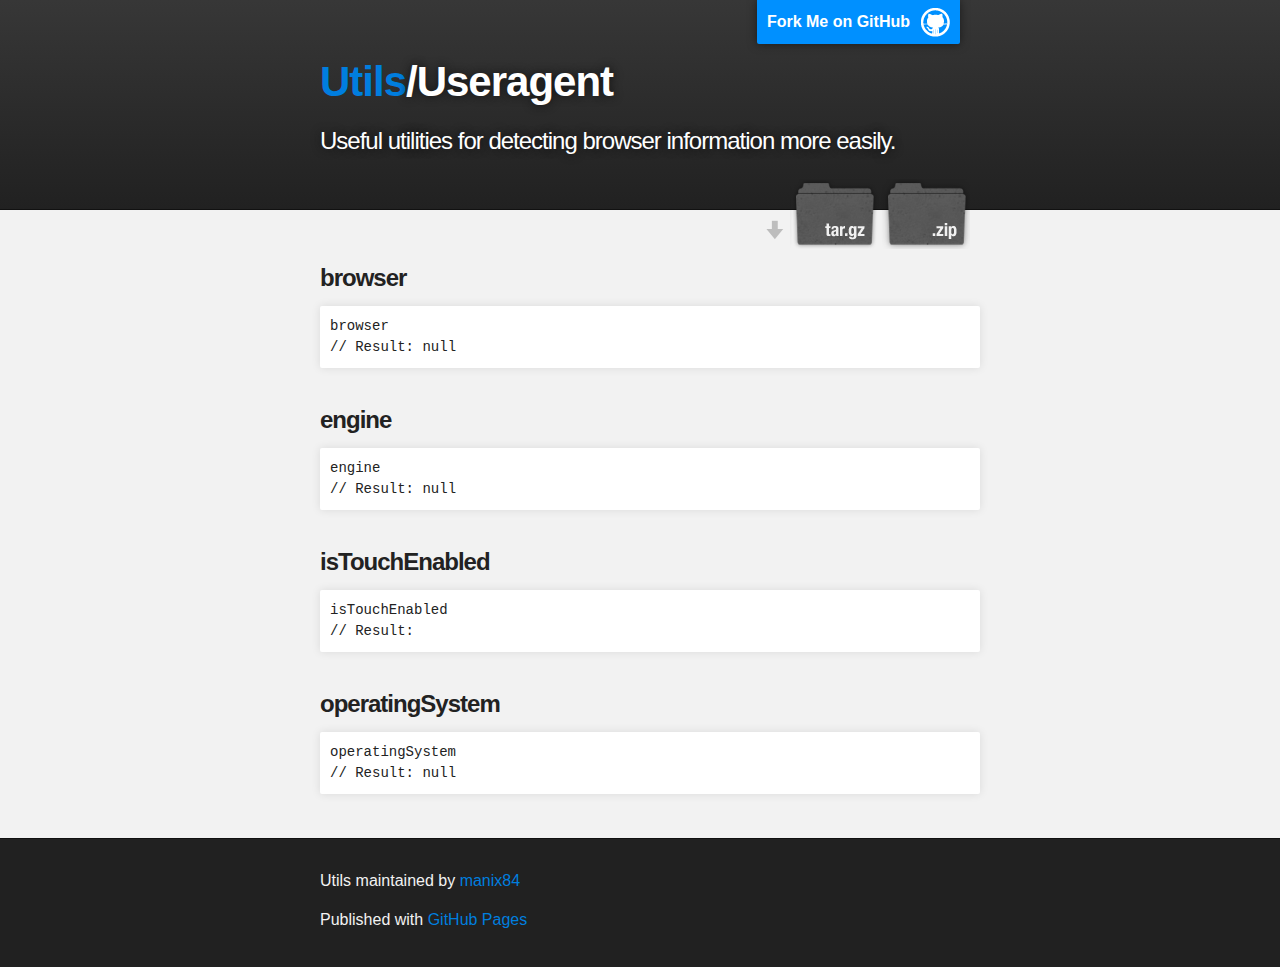
<file: useragent.html>
<!DOCTYPE html>
<html>
    <head>
        <meta charset='utf-8' />
        <meta http-equiv="X-UA-Compatible" content="chrome=1" />
        <meta name="description" content="Utils : A set of utilities designed to make things easier for developers." />
        <link rel="stylesheet" type="text/css" media="screen" href="style/stylesheet.css">
        <script src="script/require.js"></script>
        <script>
            require({
                baseUrl: 'src/',
                paths: {
                    "jquery": "https://ajax.googleapis.com/ajax/libs/jquery/1.7.1/jquery.min"
                }
            });
        </script>
        <title>Utils/Useragent</title>
    </head>
    <body>
        <!-- HEADER -->
        <div id="header_wrap" class="outer">
            <header class="inner">
                <a id="forkme_banner" href="https://github.com/manix84/utils">Fork Me on GitHub</a>

                <h1 id="project_title"><a href='index.html'>Utils</a>/Useragent</h1>
                <h2 id="project_tagline">Useful utilities for detecting browser information more easily.</h2>

                <section id="downloads">
                    <a class="zip_download_link" href="https://github.com/manix84/utils/zipball/master">Download this project as a .zip file</a>
                    <a class="tar_download_link" href="https://github.com/manix84/utils/tarball/master">Download this project as a tar.gz file</a>
                </section>
            </header>
        </div>

        <!-- MAIN CONTENT -->
        <div id="main_content_wrap" class="outer">
            <section id="main_content" class="inner">
                <div id='browser'>
                    <h3>browser</h3>
                    <pre>browser<br />// Result: <span id='result-1-1'></span></pre><br />

                    <script>
                        require([
                            'useragent/browser'
                        ], function (browser) {
                            document.getElementById('result-1-1').innerText = JSON.stringify(browser);
                        });
                    </script>
                </div>
                <div id='engine'>
                    <h3>engine</h3>
                    <pre>engine<br />// Result: <span id='result-2-1'></span></pre><br />

                    <script>
                        require([
                            'useragent/engine'
                        ], function (engine) {
                            document.getElementById('result-2-1').innerText = JSON.stringify(engine);
                        });
                    </script>
                </div>
                <div id='isTouchEnabled'>
                    <h3>isTouchEnabled</h3>
                    <pre>isTouchEnabled<br />// Result: <span id='result-3-1'></span></pre><br />

                    <script>
                        require([
                            'useragent/isTouchEnabled'
                        ], function (isTouchEnabled) {
                            document.getElementById('result-3-1').innerText = isTouchEnabled;
                        });
                    </script>
                </div>
                <div id='operatingSystem'>
                    <h3>operatingSystem</h3>
                    <pre>operatingSystem<br />// Result: <span id='result-4-1'></span></pre><br />

                    <script>
                        require([
                            'useragent/operatingSystem'
                        ], function (operatingSystem) {
                            document.getElementById('result-4-1').innerText = JSON.stringify(operatingSystem);
                        });
                    </script>
                </div>
            </section>
        </div>

        <!-- FOOTER  -->
        <div id="footer_wrap" class="outer">
            <footer class="inner">
                <p class="copyright">Utils maintained by <a href="https://github.com/manix84">manix84</a></p>
                <p>Published with <a href="http://pages.github.com">GitHub Pages</a></p>
            </footer>
        </div>
        <script type="text/javascript">
            var gaJsHost = (("https:" == document.location.protocol) ? "https://ssl." : "http://www.");
            document.write(unescape("%3Cscript src='" + gaJsHost + "google-analytics.com/ga.js' type='text/javascript'%3E%3C/script%3E"));
        </script>
        <script type="text/javascript">
            try {
                var pageTracker = _gat._getTracker("UA-30459282-1");
                pageTracker._trackPageview();
            } catch(err) {}
        </script>
    </body>
</html>
</file>
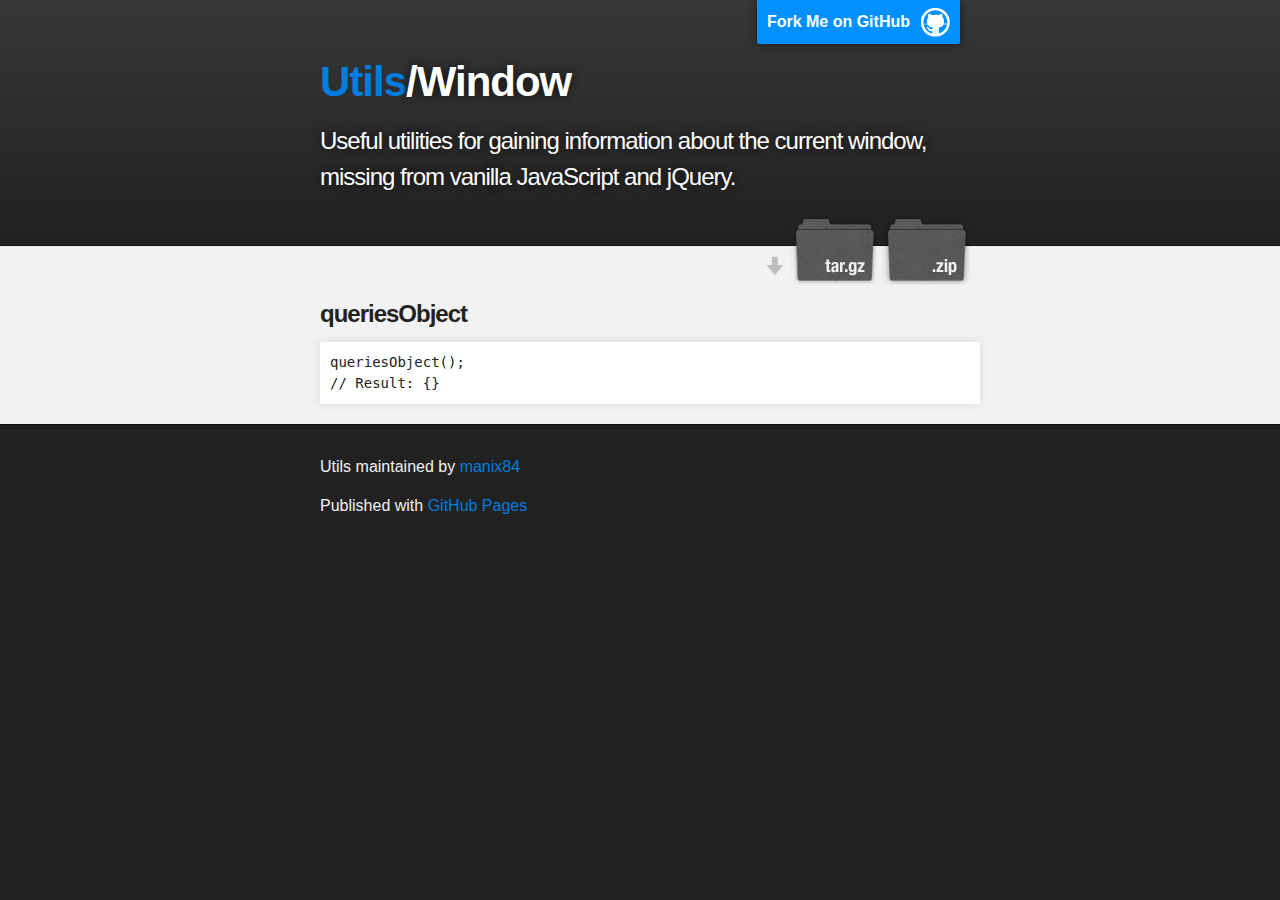
<file: window.html>
<!DOCTYPE html>
<html>
    <head>
        <meta charset='utf-8' />
        <meta http-equiv="X-UA-Compatible" content="chrome=1" />
        <meta name="description" content="Utils : A set of utilities designed to make things easier for developers." />
        <link rel="stylesheet" type="text/css" media="screen" href="style/stylesheet.css">
        <script src="script/require.js"></script>
        <script>
            require({
                baseUrl: 'src/',
                paths: {
                    "jquery": "https://ajax.googleapis.com/ajax/libs/jquery/1.7.1/jquery.min"
                }
            });
        </script>
        <title>Utils/Window</title>
    </head>
    <body>
        <!-- HEADER -->
        <div id="header_wrap" class="outer">
            <header class="inner">
                <a id="forkme_banner" href="https://github.com/manix84/utils">Fork Me on GitHub</a>

                <h1 id="project_title"><a href='index.html'>Utils</a>/Window</h1>
                <h2 id="project_tagline">Useful utilities for gaining information about the current window, missing from vanilla JavaScript and jQuery.</h2>

                <section id="downloads">
                    <a class="zip_download_link" href="https://github.com/manix84/utils/zipball/master">Download this project as a .zip file</a>
                    <a class="tar_download_link" href="https://github.com/manix84/utils/tarball/master">Download this project as a tar.gz file</a>
                </section>
            </header>
        </div>

        <!-- MAIN CONTENT -->
        <div id="main_content_wrap" class="outer">
            <section id="main_content" class="inner">
                <div id='queriesObject'>
                    <h3>queriesObject</h3>
                    <pre>queriesObject();<br />// Result: <span id='result-1-1'></span></pre>

                    <script>
                        require([
                            'window/queriesObject'
                        ], function (queriesObject) {
                            document.getElementById('result-1-1').innerText = JSON.stringify(queriesObject());
                        });
                    </script>
                </div>
            </section>
        </div>

        <!-- FOOTER  -->
        <div id="footer_wrap" class="outer">
            <footer class="inner">
                <p class="copyright">Utils maintained by <a href="https://github.com/manix84">manix84</a></p>
                <p>Published with <a href="http://pages.github.com">GitHub Pages</a></p>
            </footer>
        </div>
        <script type="text/javascript">
            var gaJsHost = (("https:" == document.location.protocol) ? "https://ssl." : "http://www.");
            document.write(unescape("%3Cscript src='" + gaJsHost + "google-analytics.com/ga.js' type='text/javascript'%3E%3C/script%3E"));
        </script>
        <script type="text/javascript">
            try {
                var pageTracker = _gat._getTracker("UA-30459282-1");
                pageTracker._trackPageview();
            } catch(err) {}
        </script>
    </body>
</html>
</file>
<file: style/stylesheet.css>
/*******************************************************************************
Slate Theme for Github Pages
by Jason Costello, @jsncostello
*******************************************************************************/

@import url(pygment_trac.css);

/*******************************************************************************
MeyerWeb Reset
*******************************************************************************/

html, body, div, span, applet, object, iframe,
h1, h2, h3, h4, h5, h6, p, blockquote, pre,
a, abbr, acronym, address, big, cite, code,
del, dfn, em, img, ins, kbd, q, s, samp,
small, strike, strong, sub, sup, tt, var,
b, u, i, center,
dl, dt, dd, ol, ul, li,
fieldset, form, label, legend,
table, caption, tbody, tfoot, thead, tr, th, td,
article, aside, canvas, details, embed,
figure, figcaption, footer, header, hgroup,
menu, nav, output, ruby, section, summary,
time, mark, audio, video {
  margin: 0;
  padding: 0;
  border: 0;
  font: inherit;
  vertical-align: baseline;
}

/* HTML5 display-role reset for older browsers */
article, aside, details, figcaption, figure,
footer, header, hgroup, menu, nav, section {
  display: block;
}

ol, ul {
  list-style: none;
}

blockquote, q {
}

table {
  border-collapse: collapse;
  border-spacing: 0;
}

a:focus {
  outline: none;
}

/*******************************************************************************
Theme Styles
*******************************************************************************/

body {
  box-sizing: border-box;
  color:#373737;
  background: #212121;
  font-size: 16px;
  font-family: 'Myriad Pro', Calibri, Helvetica, Arial, sans-serif;
  line-height: 1.5;
  -webkit-font-smoothing: antialiased;
}

h1, h2, h3, h4, h5, h6 {
  margin: 10px 0;
  font-weight: 700;
  color:#222222;
  font-family: 'Lucida Grande', 'Calibri', Helvetica, Arial, sans-serif;
  letter-spacing: -1px;
}

h1 {
  font-size: 36px;
  font-weight: 700;
}

h2 {
  padding-bottom: 10px;
  font-size: 32px;
  background: url('../images/bg_hr.png') repeat-x bottom;
}

h3 {
  font-size: 24px;
}

h4 {
  font-size: 21px;
}

h5 {
  font-size: 18px;
}

h6 {
  font-size: 16px;
}

p {
  margin: 10px 0 15px 0;
}

footer p {
  color: #f2f2f2;
}

a {
  text-decoration: none;
  color: #007edf;
  text-shadow: none;

  transition: color 0.5s ease;
  transition: text-shadow 0.5s ease;
  -webkit-transition: color 0.5s ease;
  -webkit-transition: text-shadow 0.5s ease;
  -moz-transition: color 0.5s ease;
  -moz-transition: text-shadow 0.5s ease;
  -o-transition: color 0.5s ease;
  -o-transition: text-shadow 0.5s ease;
  -ms-transition: color 0.5s ease;
  -ms-transition: text-shadow 0.5s ease;
}

#main_content a:hover {
  color: #0069ba;
  text-shadow: #0090ff 0px 0px 2px;
}

footer a:hover {
  color: #43adff;
  text-shadow: #0090ff 0px 0px 2px;
}

em {
  font-style: italic;
}

strong {
  font-weight: bold;
}

img {
  position: relative;
  margin: 0 auto;
  max-width: 739px;
  padding: 5px;
  margin: 10px 0 10px 0;
  border: 1px solid #ebebeb;

  box-shadow: 0 0 5px #ebebeb;
  -webkit-box-shadow: 0 0 5px #ebebeb;
  -moz-box-shadow: 0 0 5px #ebebeb;
  -o-box-shadow: 0 0 5px #ebebeb;
  -ms-box-shadow: 0 0 5px #ebebeb;
}

pre, code {
  width: 100%;
  color: #222;
  background-color: #fff;

  font-family: Monaco, "Bitstream Vera Sans Mono", "Lucida Console", Terminal, monospace;
  font-size: 14px;

  border-radius: 2px;
  -moz-border-radius: 2px;
  -webkit-border-radius: 2px;



}

pre {
  width: 100%;
  padding: 10px;
  box-shadow: 0 0 10px rgba(0,0,0,.1);
  overflow: auto;
}

code {
  padding: 3px;
  margin: 0 3px;
  box-shadow: 0 0 10px rgba(0,0,0,.1);
}

pre code {
  display: block;
  box-shadow: none;
}

blockquote {
  color: #666;
  margin-bottom: 20px;
  padding: 0 0 0 20px;
  border-left: 3px solid #bbb;
}

ul, ol, dl {
  margin-bottom: 15px
}

ul li {
  list-style: inside;
  padding-left: 20px;
}

ol li {
  list-style: decimal inside;
  padding-left: 20px;
}

dl dt {
  font-weight: bold;
}

dl dd {
  padding-left: 20px;
  font-style: italic;
}

dl p {
  padding-left: 20px;
  font-style: italic;
}

hr {
  height: 1px;
  margin-bottom: 5px;
  border: none;
  background: url('../images/bg_hr.png') repeat-x center;
}

table {
  border: 1px solid #373737;
  margin-bottom: 20px;
  text-align: left;
 }

th {
  font-family: 'Lucida Grande', 'Helvetica Neue', Helvetica, Arial, sans-serif;
  padding: 10px;
  background: #373737;
  color: #fff;
 }

td {
  padding: 10px;
  border: 1px solid #373737;
 }

form {
  background: #f2f2f2;
  padding: 20px;
}

img {
  width: 100%;
  max-width: 100%;
}

/*******************************************************************************
Full-Width Styles
*******************************************************************************/

.outer {
  width: 100%;
}

.inner {
  position: relative;
  max-width: 640px;
  padding: 20px 10px;
  margin: 0 auto;
}

#forkme_banner {
  display: block;
  position: absolute;
  top:0;
  right: 10px;
  z-index: 10;
  padding: 10px 50px 10px 10px;
  color: #fff;
  background: url('../images/blacktocat.png') #0090ff no-repeat 95% 50%;
  font-weight: 700;
  box-shadow: 0 0 10px rgba(0,0,0,.5);
  border-bottom-left-radius: 2px;
  border-bottom-right-radius: 2px;
}

#header_wrap {
  background: #212121;
  background: -moz-linear-gradient(top, #373737, #212121);
  background: -webkit-linear-gradient(top, #373737, #212121);
  background: -ms-linear-gradient(top, #373737, #212121);
  background: -o-linear-gradient(top, #373737, #212121);
  background: linear-gradient(top, #373737, #212121);
}

#header_wrap .inner {
  padding: 50px 10px 30px 10px;
}

#project_title {
  margin: 0;
  color: #fff;
  font-size: 42px;
  font-weight: 700;
  text-shadow: #111 0px 0px 10px;
}

#project_tagline {
  color: #fff;
  font-size: 24px;
  font-weight: 300;
  background: none;
  text-shadow: #111 0px 0px 10px;
}

#downloads {
  position: absolute;
  width: 210px;
  z-index: 10;
  bottom: -40px;
  right: 0;
  height: 70px;
  background: url('../images/icon_download.png') no-repeat 0% 90%;
}

.zip_download_link {
  display: block;
  float: right;
  width: 90px;
  height:70px;
  text-indent: -5000px;
  overflow: hidden;
  background: url(../images/sprite_download.png) no-repeat bottom left;
}

.tar_download_link {
  display: block;
  float: right;
  width: 90px;
  height:70px;
  text-indent: -5000px;
  overflow: hidden;
  background: url(../images/sprite_download.png) no-repeat bottom right;
  margin-left: 10px;
}

.zip_download_link:hover {
  background: url(../images/sprite_download.png) no-repeat top left;
}

.tar_download_link:hover {
  background: url(../images/sprite_download.png) no-repeat top right;
}

#main_content_wrap {
  background: #f2f2f2;
  border-top: 1px solid #111;
  border-bottom: 1px solid #111;
}

#main_content {
  padding-top: 40px;
}

#footer_wrap {
  background: #212121;
}



/*******************************************************************************
Small Device Styles
*******************************************************************************/

@media screen and (max-width: 480px) {
  body {
    font-size:14px;
  }

  #downloads {
    display: none;
  }

  .inner {
    min-width: 320px;
    max-width: 480px;
  }

  #project_title {
  font-size: 32px;
  }

  h1 {
    font-size: 28px;
  }

  h2 {
    font-size: 24px;
  }

  h3 {
    font-size: 21px;
  }

  h4 {
    font-size: 18px;
  }

  h5 {
    font-size: 14px;
  }

  h6 {
    font-size: 12px;
  }

  code, pre {
    min-width: 320px;
    max-width: 480px;
    font-size: 11px;
  }

}
</file>
